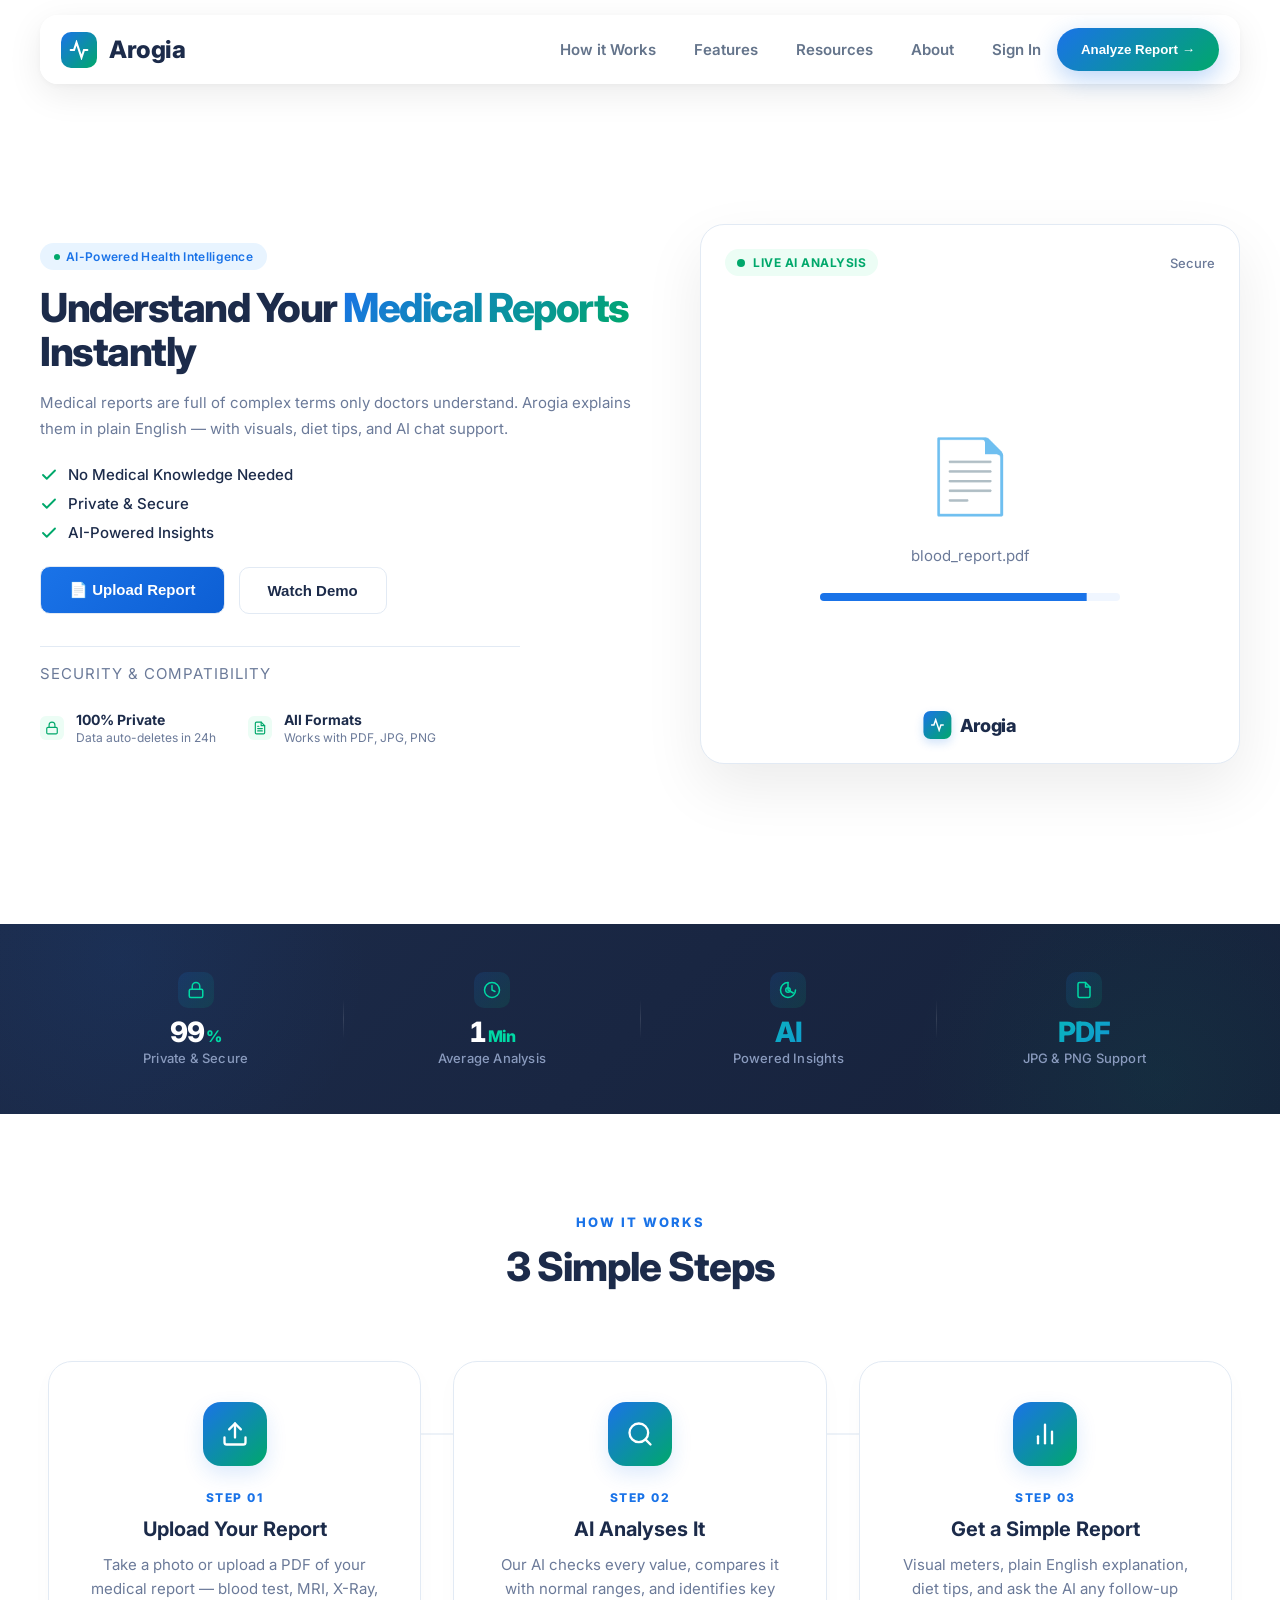
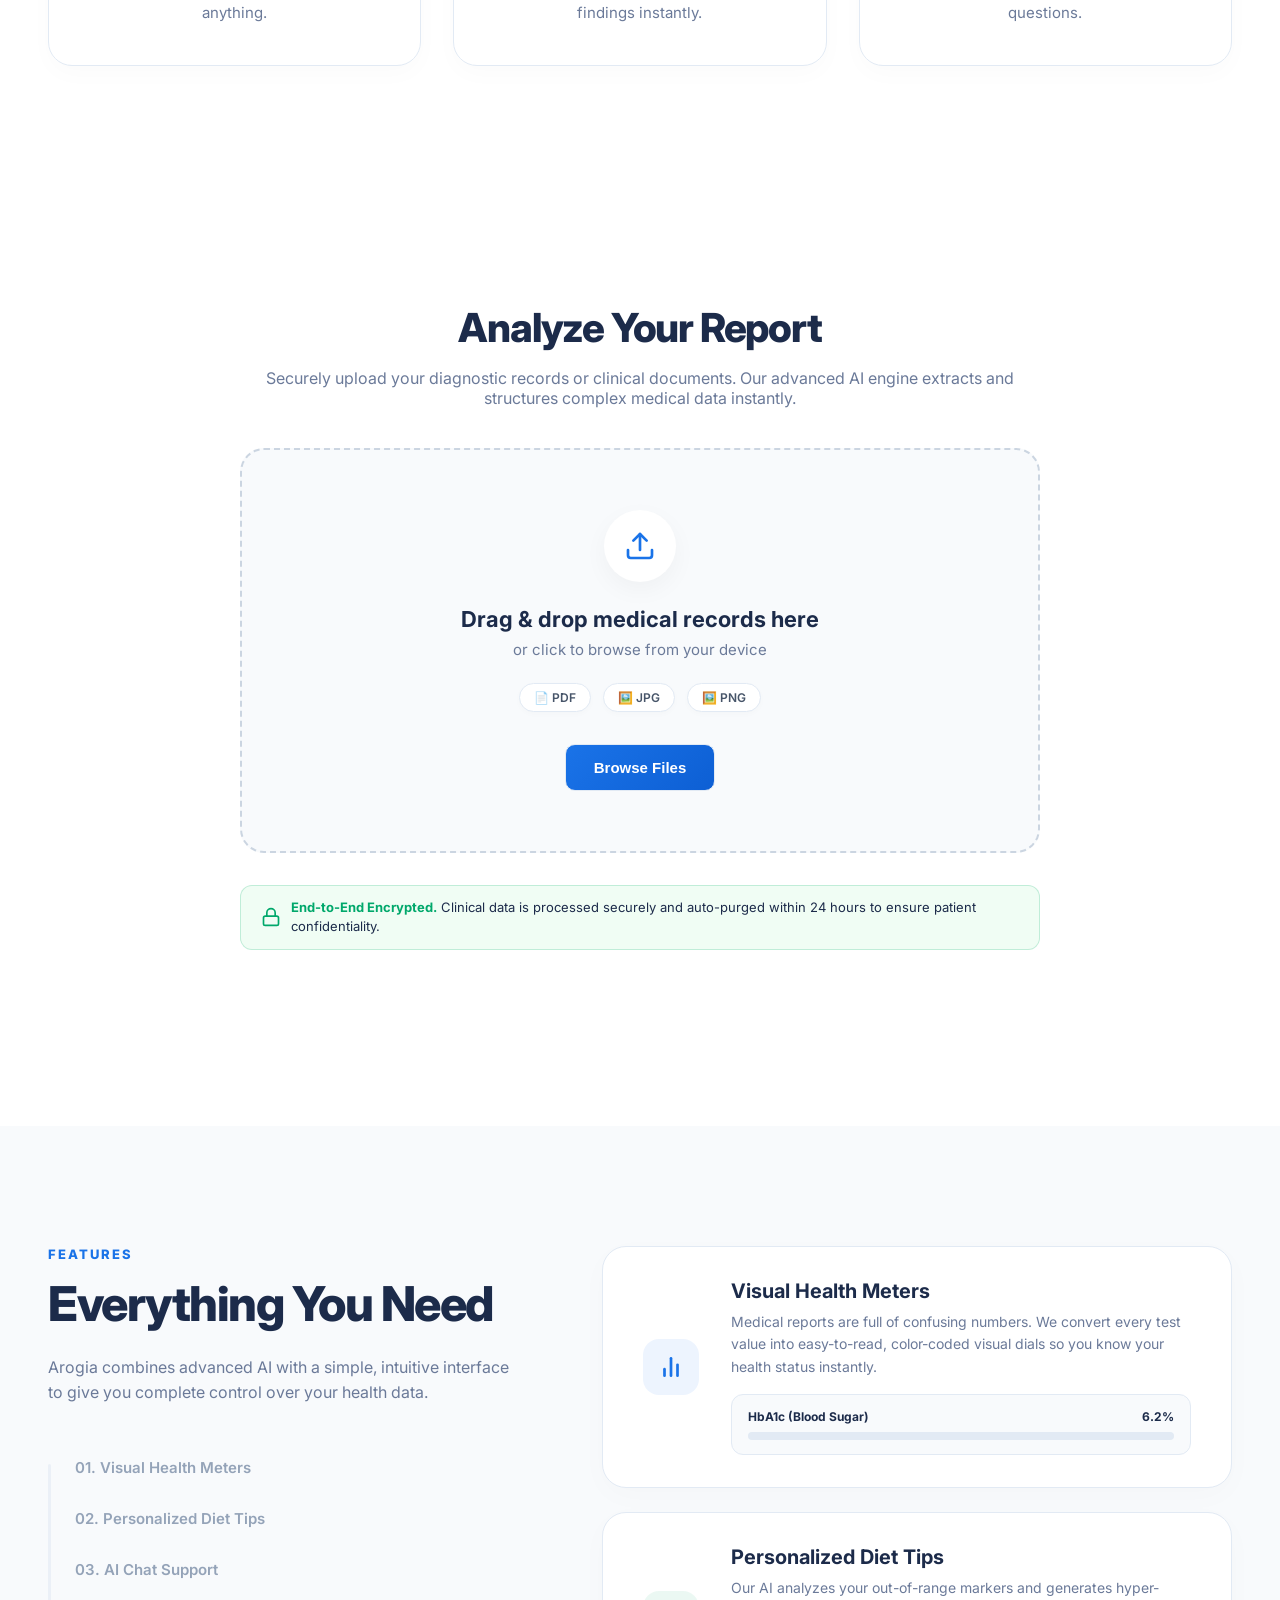
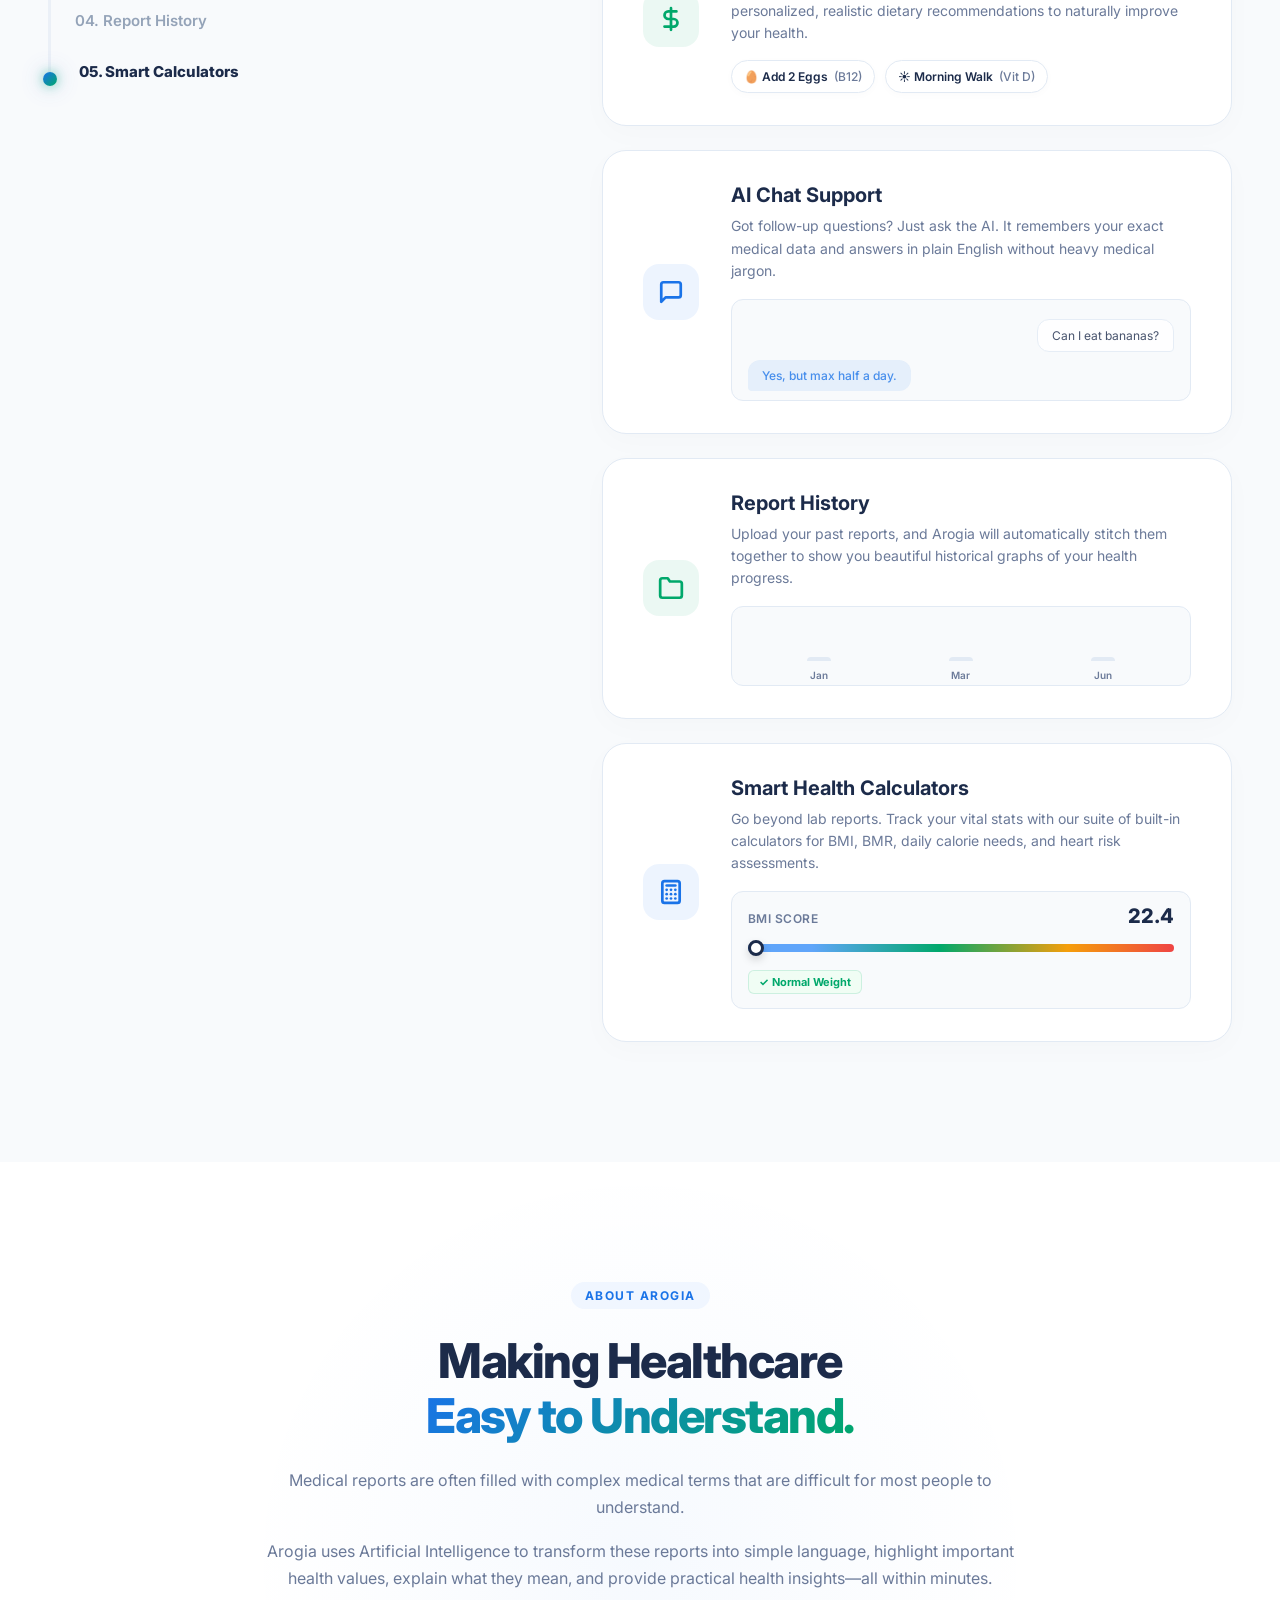
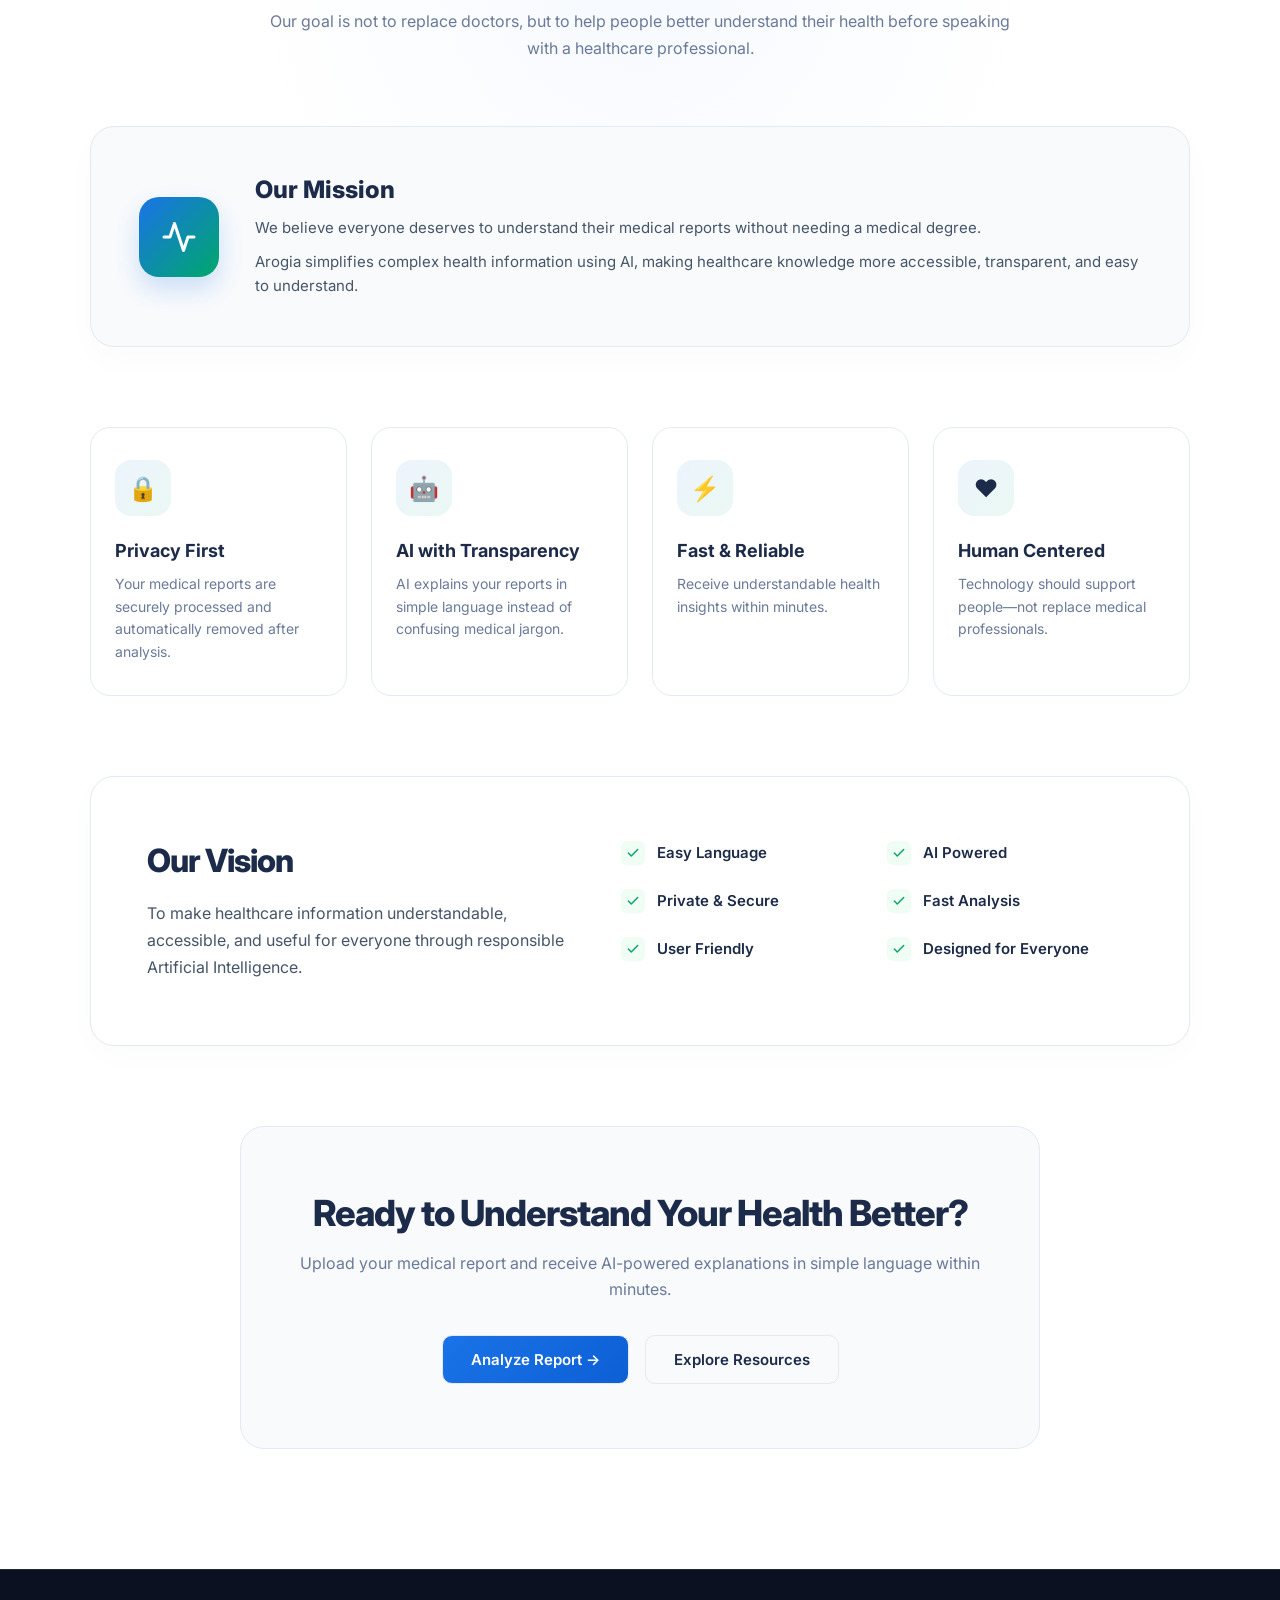
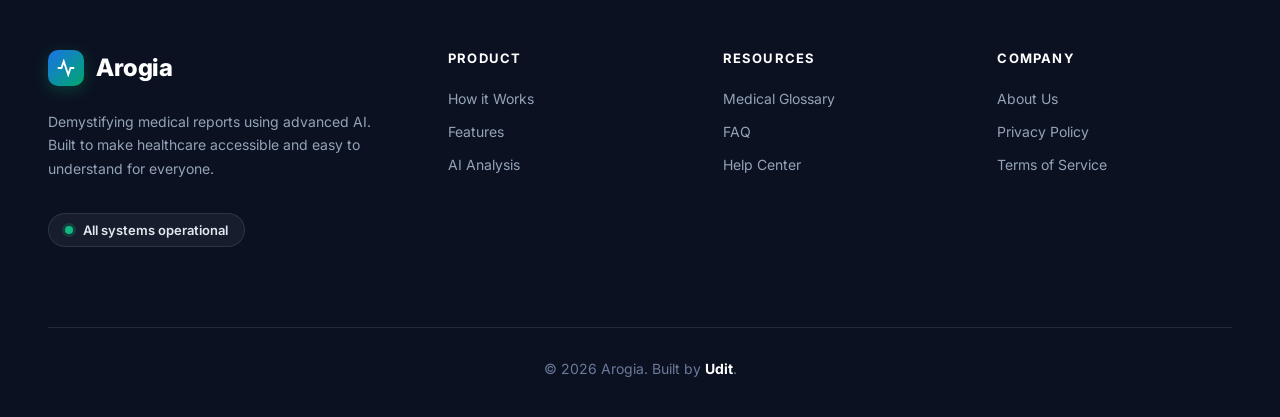
<file: index.html>
<!DOCTYPE html>
<html lang="en">
<head>
  <meta charset="UTF-8">
  <meta name="viewport" content="width=device-width, initial-scale=1.0">
  <title>Arogia — Understand Your Health</title>
  <link href="https://fonts.googleapis.com/css2?family=Inter:wght@300;400;500;600;700;800&display=swap" rel="stylesheet">
  <link rel="stylesheet" href="style.css">
</head>
<body>

  <!-- NAVBAR -->
  <nav>
    <div class="logo">
      <div class="logo-icon">
        <svg viewBox="0 0 24 24" fill="none" stroke="white" stroke-width="2.5" stroke-linecap="round">
                <path d="M22 12h-4l-3 9L9 3l-3 9H2"/>
              </svg>
      </div>
      <span class="logo-text">Arogia</span>
    </div>
    <div class="nav-links">
     <a href="#how-it-works" >How it Works</a>
      <a href="#features">Features</a>
      <a href="resources.html">Resources</a>
      <a href="#about" >About</a>
      
      <div class="nav-actions">
   <a href="#" class="signin-btn">Sign In</a>
   <a href="#analyze" style="text-decoration: none;">
            <button class="nav-cta">Analyze Report →</button>
         </a>
      </div>
    </div>
    <!-- 1. Hamburger Icon -->
    
 <button class="hamburger" aria-label="Open menu">
    <svg xmlns="http://www.w3.org/2000/svg" width="26" height="26" viewBox="0 0 24 24" fill="none" stroke="currentColor" stroke-width="2" stroke-linecap="round">
      <line x1="3" y1="6" x2="21" y2="6"></line>
      <line x1="3" y1="12" x2="21" y2="12"></line>
      <line x1="3" y1="18" x2="21" y2="18"></line>
    </svg>
  </button>
</nav>


    
  

    <div class="menu-overlay"></div>

<div class="mobile-menu">
    <div class="close-menu">
        ✕
    </div>

    <div class="mobile-logo">
        <h2>Arogia</h2>
        <p>AI-Powered Health Intelligence</p>
    </div>

    <div class="mobile-nav-links">

        <a class="mobile-link" href="#how-it-works">How it Works</a>

        <a class="mobile-link" href="#features">Features</a>

        <a class="mobile-link" href="resources.html">Resources</a>

        <a class="mobile-link" href="#about">About</a>

    </div>

    <div class="mobile-bottom">

        <a href="#analyze" style="text-decoration: none;">
            <button class="mobile-link";>Analyze Report →</button>
         </a>

        <div class="mobile-note">
            🔒 PDF • JPG • PNG • Secure Upload
        </div>

   

</div>
  </div>

  <!-- HERO -->
<div class="hero">
    
    <div class="hero-content">
      <div class="hero-badge">AI-Powered Health Intelligence</div>
      <h1>Understand Your <span>Medical Reports</span> Instantly</h1>
      <p>Medical reports are full of complex terms only doctors understand. Arogia explains them in plain English — with visuals, diet tips, and AI chat support.</p>
        
      <div class="trust-points">
        <div class="trust-item">
          <svg viewBox="0 0 24 24" fill="none" stroke="currentColor" stroke-width="2.5" stroke-linecap="round" stroke-linejoin="round"><polyline points="20 6 9 17 4 12"></polyline></svg>
          No Medical Knowledge Needed
        </div>
        <div class="trust-item">
          <svg viewBox="0 0 24 24" fill="none" stroke="currentColor" stroke-width="2.5" stroke-linecap="round" stroke-linejoin="round"><polyline points="20 6 9 17 4 12"></polyline></svg>
          Private & Secure
        </div>
        <div class="trust-item">
          <svg viewBox="0 0 24 24" fill="none" stroke="currentColor" stroke-width="2.5" stroke-linecap="round" stroke-linejoin="round"><polyline points="20 6 9 17 4 12"></polyline></svg>
          AI-Powered Insights
        </div>
      </div>

      <div class="hero-btns">
        <button class="btn-primary" id="heroUploadBtn">📄 Upload Report</button>
        <button class="btn-secondary" id="demoBtn">Watch Demo</button>
      </div>
          <div class="hero-real-trust">
        <p class="real-trust-title">Security & Compatibility</p>
        <div class="real-trust-grid">
          <div class="real-trust-item">
            <svg viewBox="0 0 24 24" fill="none" stroke="currentColor" stroke-width="2" stroke-linecap="round" stroke-linejoin="round"><rect x="3" y="11" width="18" height="11" rx="2" ry="2"></rect><path d="M7 11V7a5 5 0 0 1 10 0v4"></path></svg>
            <div class="trust-text">
              <strong>100% Private</strong>
              <span>Data auto-deletes in 24h</span>
            </div>
          </div>
          <div class="real-trust-item">
            <svg viewBox="0 0 24 24" fill="none" stroke="currentColor" stroke-width="2" stroke-linecap="round" stroke-linejoin="round"><path d="M14 2H6a2 2 0 0 0-2 2v16a2 2 0 0 0 2 2h12a2 2 0 0 0 2-2V8z"></path><polyline points="14 2 14 8 20 8"></polyline><line x1="16" y1="13" x2="8" y2="13"></line><line x1="16" y1="17" x2="8" y2="17"></line><polyline points="10 9 9 9 8 9"></polyline></svg>
            <div class="trust-text">
              <strong>All Formats</strong>
              <span>Works with PDF, JPG, PNG</span>
            </div>
          </div>
        </div>
      </div>
    </div>

    <!-- Right Column: Visual -->
<div style="width: 100%; max-width: 680px; margin: 0 auto;">
      <div class="premium-widget horizontal-layout">

        <div class="widget-header">
          <span class="live-badge">
            <span class="pulse-dot"></span> Live AI analysis
          </span>
          <span class="secure-badge">Secure</span>
        </div>

        <div id="stageUpload" class="stage centered-stage active">
          <div id="floatingFile" class="floating-file">📄</div>
          <div id="uploadDetails" class="upload-details">
            <p class="file-name">blood_report.pdf</p>
            <div class="progress-track">
              <div id="uploadBar" class="progress-fill"></div>
            </div>
          </div>
        </div>

        <div id="stageScan" class="stage centered-stage">
          <div class="scan-spinner"></div>
          <p id="scanLabel" class="scan-title">Extracting values...</p>
          <p class="scan-subtitle">AI reading your medical report</p>
        </div>

        <div id="stageResult" class="stage result-stage">
          
          <div class="score-section">
            <div class="svg-ring-container">
              <svg viewBox="0 0 36 36" class="circular-chart">
                <path class="circle-bg" d="M18 2.0845 a 15.9155 15.9155 0 0 1 0 31.831 a 15.9155 15.9155 0 0 1 0 -31.831"/>
                <path id="scoreRing" class="circle-line" d="M18 2.0845 a 15.9155 15.9155 0 0 1 0 31.831 a 15.9155 15.9155 0 0 1 0 -31.831"/>
              </svg>
              <div class="score-value-text"><span id="scoreNum">0</span><small>/100</small></div>
            </div>
            <h3>Health Score</h3>
            <p class="score-desc">Good, but needs attention</p>
          </div>

          <div class="data-section">
            <div class="metrics-container">
              <div class="metricRow good">
                <span class="m-label"><span class="dot green"></span> Hemoglobin</span>
                <span class="m-val">✓ Normal</span>
              </div>
              <div class="metricRow good">
                <span class="m-label"><span class="dot green"></span> Blood sugar</span>
                <span class="m-val">✓ Normal</span>
              </div>
              <div class="metricRow warning">
                <span class="m-label"><span class="dot yellow"></span> Vitamin D</span>
                <span class="m-val">⚠ Low</span>
              </div>
            </div>

            <div class="trend-section">
              <p class="trend-label">Vitamin D trend (last 4 tests)</p>
              <svg viewBox="0 0 380 60" class="trend-svg">
                <polyline id="trendLine" points="" />
                <g id="trendDots"></g>
              </svg>
            </div>

            <div id="insightBox" class="insight-box">
              <p class="insight-title">✨ AI Insight</p>
              <p class="insight-text">Add eggs, mushrooms and 15 mins of morning sunlight to raise your vitamin D naturally.</p>
            </div>
          </div>

        </div>

        <div id="arogiaLogo" class="arogia-logo show">
          <div class="logo-icon-small">
            <svg viewBox="0 0 24 24" fill="none" stroke="white" stroke-width="2.5" stroke-linecap="round">
              <path d="M22 12h-4l-3 9L9 3l-3 9H2"/>
            </svg>
          </div>
          <span>Arogia</span>
        </div>

      </div>
    </div>

</div>

<br>




<br>


  <!-- STATS -->
   <!-- STATS -->
  <div class="stats">
    <div class="stats-inner">

      <div class="stat">
        <div class="stat-icon">
          <svg viewBox="0 0 24 24" fill="none" stroke="currentColor" stroke-width="2" stroke-linecap="round" stroke-linejoin="round"><rect x="3" y="11" width="18" height="11" rx="2" ry="2"></rect><path d="M7 11V7a5 5 0 0 1 10 0v4"></path></svg>
        </div>
        <div class="stat-num" data-target="100" data-suffix="%">0<span>%</span></div>
        <div class="stat-label">Private & Secure</div>
      </div>

      <div class="stat-divider"></div>

      <div class="stat">
        <div class="stat-icon">
          <svg viewBox="0 0 24 24" fill="none" stroke="currentColor" stroke-width="2" stroke-linecap="round" stroke-linejoin="round"><circle cx="12" cy="12" r="10"></circle><polyline points="12 6 12 12 16 14"></polyline></svg>
        </div>
        <div class="stat-num" data-target="2" data-suffix="Min">0<span>Min</span></div>
        <div class="stat-label">Average Analysis</div>
      </div>

      <div class="stat-divider"></div>

      <div class="stat">
        <div class="stat-icon">
          <svg viewBox="0 0 24 24" fill="none" stroke="currentColor" stroke-width="2" stroke-linecap="round" stroke-linejoin="round"><path d="M12 2a10 10 0 1 0 10 10"></path><path d="M12 2v10l7 4"></path><circle cx="12" cy="12" r="3"></circle></svg>
        </div>
        <div class="stat-num stat-text-only">AI</div>
        <div class="stat-label">Powered Insights</div>
      </div>

      <div class="stat-divider"></div>

      <div class="stat">
        <div class="stat-icon">
          <svg viewBox="0 0 24 24" fill="none" stroke="currentColor" stroke-width="2" stroke-linecap="round" stroke-linejoin="round"><path d="M14 2H6a2 2 0 0 0-2 2v16a2 2 0 0 0 2 2h12a2 2 0 0 0 2-2V8z"></path><polyline points="14 2 14 8 20 8"></polyline></svg>
        </div>
        <div class="stat-num stat-text-only">PDF</div>
        <div class="stat-label">JPG & PNG Support</div>
      </div>

    </div>
  </div>


  <!-- HOW IT WORKS -->
 <!-- HOW IT WORKS -->
  <div class="how" id="how-it-works">
    <div class="section-label">How It Works</div>
    <div class="section-title">3 Simple Steps</div>

    <div class="steps-horizontal">

      <!-- Step 1 -->
      <div class="step-v step-card">
        <div class="step-icon-new">
          <svg viewBox="0 0 24 24" fill="none" stroke="currentColor" stroke-width="2" stroke-linecap="round" stroke-linejoin="round">
            <path d="M21 15v4a2 2 0 01-2 2H5a2 2 0 01-2-2v-4"/>
            <polyline points="17 8 12 3 7 8"/>
            <line x1="12" y1="3" x2="12" y2="15"/>
          </svg>
        </div>
        <div class="step-v-content">
          <div class="step-num-new">Step 01</div>
          <h3>Upload Your Report</h3>
          <p>Take a photo or upload a PDF of your medical report — blood test, MRI, X-Ray, anything.</p>
        </div>
      </div>

      <!-- Step 2 -->
      <div class="step-v step-card">
        <div class="step-icon-new">
          <svg viewBox="0 0 24 24" fill="none" stroke="currentColor" stroke-width="2" stroke-linecap="round" stroke-linejoin="round">
            <circle cx="11" cy="11" r="8"/>
            <line x1="21" y1="21" x2="16.65" y2="16.65"/>
          </svg>
        </div>
        <div class="step-v-content">
          <div class="step-num-new">Step 02</div>
          <h3>AI Analyses It</h3>
          <p>Our AI checks every value, compares it with normal ranges, and identifies key findings instantly.</p>
        </div>
      </div>

      <!-- Step 3 -->
      <div class="step-v step-card">
        <div class="step-icon-new">
          <svg viewBox="0 0 24 24" fill="none" stroke="currentColor" stroke-width="2" stroke-linecap="round" stroke-linejoin="round">
            <line x1="18" y1="20" x2="18" y2="10"/>
            <line x1="12" y1="20" x2="12" y2="4"/>
            <line x1="6" y1="20" x2="6" y2="14"/>
          </svg>
        </div>
        <div class="step-v-content">
          <div class="step-num-new">Step 03</div>
          <h3>Get a Simple Report</h3>
          <p>Visual meters, plain English explanation, diet tips, and ask the AI any follow-up questions.</p>
        </div>
      </div>
    </div>
  </div>
 
<br>



<br>

<!-- UPLOAD / ANALYZE SECTION -->
  <div class="upload-section" id="analyze">
    <div class="upload-container">
      
      <div class="upload-header">
        <h2>Analyze Your Report</h2>
        <p>Securely upload your diagnostic records or clinical documents. Our advanced AI engine extracts and structures complex medical data instantly.</p>
      </div>
      
      <!-- Interactive Drag & Drop Box -->
      <div class="dropzone" id="dropzone">
        <div class="drop-icon">
          <svg viewBox="0 0 24 24" fill="none" stroke="currentColor" stroke-width="2" stroke-linecap="round" stroke-linejoin="round">
            <path d="M21 15v4a2 2 0 0 1-2 2H5a2 2 0 0 1-2-2v-4"></path>
            <polyline points="17 8 12 3 7 8"></polyline>
            <line x1="12" y1="3" x2="12" y2="15"></line>
          </svg>
        </div>
        
        <h3>Drag & drop medical records here</h3>
        <p class="drop-desc">or click to browse from your device</p>
        
        <div class="file-types">
          <span>📄 PDF</span>
          <span>🖼️ JPG</span>
          <span>🖼️ PNG</span>
        </div>
        
        <button class="btn-primary browse-btn" id="browseBtn">Browse Files</button>
        <input type="file" id="fileInput" hidden accept=".pdf,.jpg,.jpeg,.png">
      </div>
      
      <!-- Professional Trust Badge -->
      <div class="upload-trust">
        <svg viewBox="0 0 24 24" fill="none" stroke="currentColor" stroke-width="2" stroke-linecap="round" stroke-linejoin="round">
          <rect x="3" y="11" width="18" height="11" rx="2" ry="2"></rect>
          <path d="M7 11V7a5 5 0 0 1 10 0v4"></path>
        </svg>
        <span><strong>End-to-End Encrypted.</strong> Clinical data is processed securely and auto-purged within 24 hours to ensure patient confidentiality.</span>
      </div>

    </div>
  </div>

<br>




<br>

  <!-- FEATURES -->
  <div class="features" id="features">
    <div class="features-sticky-wrapper">
      
    <!-- Left Side - Sticky Area (Orb Tracker) -->
      <div class="features-sticky-left">
        <div class="section-label">Features</div>
        <h2 class="section-title">Everything You Need</h2>
        <p class="section-desc">Arogia combines advanced AI with a simple, intuitive interface to give you complete control over your health data.</p>
        
        <!-- Zen Orb Tracker Widget -->
        <div class="orb-tracker-widget">
          
          <!-- The Track & The Orb -->
          <div class="tracker-line">
            <div class="zen-orb" id="zenOrb"></div>
          </div>
          
          <!-- The Steps -->
          <div class="tracker-steps">
            <div class="t-step active">01. Visual Health Meters</div>
            <div class="t-step">02. Personalized Diet Tips</div>
            <div class="t-step">03. AI Chat Support</div>
            <div class="t-step">04. Report History</div>
            <div class="t-step">05. Smart Calculators</div>
          </div>

        </div>
      </div>

      <div class="features-sticky-right">
        
        <!-- Feature 1 -->
        <div class="feat-scroll-card">
          <div class="feat-card-inner">
            <div class="feat-icon-wrapper blue-glow">
              <svg viewBox="0 0 24 24" fill="none" stroke="currentColor" stroke-width="2.5" stroke-linecap="round" stroke-linejoin="round">
                <line x1="18" y1="20" x2="18" y2="10"></line>
                <line x1="12" y1="20" x2="12" y2="4"></line>
                <line x1="6" y1="20" x2="6" y2="14"></line>
              </svg>
            </div>
            <div class="feat-card-text">
              <h4>Visual Health Meters</h4>
              <p>Medical reports are full of confusing numbers. We convert every test value into easy-to-read, color-coded visual dials so you know your health status instantly.</p>
              
              <!-- Micro-UI: Interactive Meter -->
              <div class="micro-ui-box">
                <div class="micro-meter-header"><span>HbA1c (Blood Sugar)</span><span>6.2%</span></div>
                <div class="micro-meter-track">
                  <div class="micro-meter-fill warning"></div>
                </div>
              </div>
            </div>
          </div>
        </div>

        <!-- Feature 2 -->
        <div class="feat-scroll-card">
          <div class="feat-card-inner">
            <div class="feat-icon-wrapper green-glow">
              <svg viewBox="0 0 24 24" fill="none" stroke="currentColor" stroke-width="2.5" stroke-linecap="round" stroke-linejoin="round">
                <path d="M12 2v20M17 5H9.5a3.5 3.5 0 0 0 0 7h5a3.5 3.5 0 0 1 0 7H6"></path>
              </svg>
            </div>
            
            <div class="feat-card-text">
              <h4>Personalized Diet Tips</h4>
              <p>Our AI analyzes your out-of-range markers and generates hyper-personalized, realistic dietary recommendations to naturally improve your health.</p>
              
              <!-- Micro-UI: Diet Pills -->
              <div class="micro-ui-box pills-box">
                <span class="micro-pill">🥚 Add 2 Eggs <span>(B12)</span></span>
                <span class="micro-pill">☀️ Morning Walk <span>(Vit D)</span></span>
              </div>
            </div>
          </div>
        </div>

        <!-- Feature 3 -->
        <div class="feat-scroll-card">
          <div class="feat-card-inner">
            <div class="feat-icon-wrapper blue-glow">
              <svg viewBox="0 0 24 24" fill="none" stroke="currentColor" stroke-width="2.5" stroke-linecap="round" stroke-linejoin="round">
                <path d="M21 15a2 2 0 0 1-2 2H7l-4 4V5a2 2 0 0 1 2-2h14a2 2 0 0 1 2 2z"></path>
              </svg>
            </div>
            
            <div class="feat-card-text">
              <h4>AI Chat Support</h4>
              <p>Got follow-up questions? Just ask the AI. It remembers your exact medical data and answers in plain English without heavy medical jargon.</p>
              
              <!-- Micro-UI: Chat Bubbles -->
              <div class="micro-ui-box chat-box">
                <div class="micro-bubble user">Can I eat bananas?</div>
                <div class="micro-bubble ai">Yes, but max half a day.</div>
              </div>
            </div>
          </div>
        </div>

        <!-- Feature 4 -->
        <div class="feat-scroll-card">
          <div class="feat-card-inner">
            <div class="feat-icon-wrapper green-glow">
              <svg viewBox="0 0 24 24" fill="none" stroke="currentColor" stroke-width="2.5" stroke-linecap="round" stroke-linejoin="round">
                <path d="M22 19a2 2 0 0 1-2 2H4a2 2 0 0 1-2-2V5a2 2 0 0 1 2-2h5l2 3h9a2 2 0 0 1 2 2z"></path>
              </svg>
            </div>
            
            <div class="feat-card-text">
              <h4>Report History</h4>
              <p>Upload your past reports, and Arogia will automatically stitch them together to show you beautiful historical graphs of your health progress.</p>
              
              <!-- Micro-UI: Trend Graph -->
              <div class="micro-ui-box graph-box">
                <div class="micro-bar" style="--target-height: 80%;"><span>Jan</span></div>
                <div class="micro-bar" style="--target-height: 50%;"><span>Mar</span></div>
                <div class="micro-bar good" style="--target-height: 30%;"><span>Jun</span></div>
              </div>
            </div>
          </div>
        </div>
        <!-- Feature 5: Health Calculators -->
        <div class="feat-scroll-card">
          <div class="feat-card-inner">
            <div class="feat-icon-wrapper blue-glow">
              <!-- Beautiful sleek calculator icon -->
              <svg viewBox="0 0 24 24" fill="none" stroke="currentColor" stroke-width="2.5" stroke-linecap="round" stroke-linejoin="round">
                <rect x="4" y="2" width="16" height="20" rx="2" ry="2"></rect>
                <line x1="8" y1="6" x2="16" y2="6"></line>
                <line x1="16" y1="14" x2="16" y2="14.01"></line>
                <line x1="12" y1="14" x2="12" y2="14.01"></line>
                <line x1="8" y1="14" x2="8" y2="14.01"></line>
                <line x1="16" y1="18" x2="16" y2="18.01"></line>
                <line x1="12" y1="18" x2="12" y2="18.01"></line>
                <line x1="8" y1="18" x2="8" y2="18.01"></line>
                <line x1="16" y1="10" x2="16" y2="10.01"></line>
                <line x1="12" y1="10" x2="12" y2="10.01"></line>
                <line x1="8" y1="10" x2="8" y2="10.01"></line>
              </svg>
            </div>
            
            <div class="feat-card-text">
              <h4>Smart Health Calculators</h4>
              <p>Go beyond lab reports. Track your vital stats with our suite of built-in calculators for BMI, BMR, daily calorie needs, and heart risk assessments.</p>
              
              <!-- Micro-UI: Interactive BMI Scale -->
              <div class="micro-ui-box calc-box">
                <div class="calc-top">
                  <span class="calc-label">BMI Score</span>
                  <span class="calc-val">22.4</span>
                </div>
                <div class="calc-scale">
                  <div class="calc-marker" style="--target-left: 45%;"></div>
                </div>
                <div class="calc-status">✓ Normal Weight</div>
              </div>
            </div>
          </div>
        </div>

      </div>
    </div>
  </div>

<!-- =========================================
       PREMIUM ABOUT AROGIA SECTION
  ========================================= -->
  <section class="premium-about" id="about">
    <div class="premium-about-inner">

      <!-- 1 & 2. Header Area -->
      <div class="about-header reveal-up">
        <div class="about-badge">ABOUT AROGIA</div>
        <h2 class="about-title">Making Healthcare <br><span>Easy to Understand.</span></h2>
        
        <!-- 3. Short Introduction -->
        <div class="about-intro">
          <p>Medical reports are often filled with complex medical terms that are difficult for most people to understand.</p>
          <p>Arogia uses Artificial Intelligence to transform these reports into simple language, highlight important health values, explain what they mean, and provide practical health insights—all within minutes.</p>
          <p>Our goal is not to replace doctors, but to help people better understand their health before speaking with a healthcare professional.</p>
        </div>
      </div>

      <!-- 4. Our Mission -->
      <div class="about-mission reveal-up">
        <div class="mission-icon-wrapper">
          <svg viewBox="0 0 24 24" fill="none" stroke="currentColor" stroke-width="2" stroke-linecap="round" stroke-linejoin="round">
            <path d="M22 12h-4l-3 9L9 3l-3 9H2"/>
          </svg>
        </div>
        <div class="mission-content">
          <h3>Our Mission</h3>
          <p>We believe everyone deserves to understand their medical reports without needing a medical degree.</p>
          <p>Arogia simplifies complex health information using AI, making healthcare knowledge more accessible, transparent, and easy to understand.</p>
        </div>
      </div>

      <!-- 5. Our Core Values -->
      <div class="about-values-grid">
        <!-- Card 1 -->
        <div class="value-card reveal-up stagger-1">
          <div class="value-border"></div>
          <div class="value-icon">🔒</div>
          <h4>Privacy First</h4>
          <p>Your medical reports are securely processed and automatically removed after analysis.</p>
        </div>
        <!-- Card 2 -->
        <div class="value-card reveal-up stagger-2">
          <div class="value-border"></div>
          <div class="value-icon">🤖</div>
          <h4>AI with Transparency</h4>
          <p>AI explains your reports in simple language instead of confusing medical jargon.</p>
        </div>
        <!-- Card 3 -->
        <div class="value-card reveal-up stagger-3">
          <div class="value-border"></div>
          <div class="value-icon">⚡</div>
          <h4>Fast & Reliable</h4>
          <p>Receive understandable health insights within minutes.</p>
        </div>
        <!-- Card 4 -->
        <div class="value-card reveal-up stagger-4">
          <div class="value-border"></div>
          <div class="value-icon">❤️</div>
          <h4>Human Centered</h4>
          <p>Technology should support people—not replace medical professionals.</p>
        </div>
      </div>

      <!-- 6 & 7. Vision & Checklist Split -->
      <div class="about-vision-split reveal-up">
        <div class="vision-left">
          <h3>Our Vision</h3>
          <p>To make healthcare information understandable, accessible, and useful for everyone through responsible Artificial Intelligence.</p>
        </div>
        <div class="vision-right">
          <ul class="premium-checklist">
            <li><svg viewBox="0 0 24 24" fill="none" stroke="currentColor" stroke-width="2.5" stroke-linecap="round" stroke-linejoin="round"><polyline points="20 6 9 17 4 12"></polyline></svg> Easy Language</li>
            <li><svg viewBox="0 0 24 24" fill="none" stroke="currentColor" stroke-width="2.5" stroke-linecap="round" stroke-linejoin="round"><polyline points="20 6 9 17 4 12"></polyline></svg> AI Powered</li>
            <li><svg viewBox="0 0 24 24" fill="none" stroke="currentColor" stroke-width="2.5" stroke-linecap="round" stroke-linejoin="round"><polyline points="20 6 9 17 4 12"></polyline></svg> Private & Secure</li>
            <li><svg viewBox="0 0 24 24" fill="none" stroke="currentColor" stroke-width="2.5" stroke-linecap="round" stroke-linejoin="round"><polyline points="20 6 9 17 4 12"></polyline></svg> Fast Analysis</li>
            <li><svg viewBox="0 0 24 24" fill="none" stroke="currentColor" stroke-width="2.5" stroke-linecap="round" stroke-linejoin="round"><polyline points="20 6 9 17 4 12"></polyline></svg> User Friendly</li>
            <li><svg viewBox="0 0 24 24" fill="none" stroke="currentColor" stroke-width="2.5" stroke-linecap="round" stroke-linejoin="round"><polyline points="20 6 9 17 4 12"></polyline></svg> Designed for Everyone</li>
          </ul>
        </div>
      </div>

      <!-- 8. Bottom CTA -->
      <div class="about-cta reveal-up">
        <h2>Ready to Understand Your Health Better?</h2>
        <p>Upload your medical report and receive AI-powered explanations in simple language within minutes.</p>
        <div class="about-cta-btns">
          <a href="#analyze" class="btn-primary" style="text-decoration: none;">Analyze Report →</a>
          <a href="resources.html" class="btn-secondary" style="text-decoration: none;">Explore Resources</a>
        </div>
      </div>

    </div>
  </section>

 
  <!-- =========================================
       PREMIUM DARK SAAS FOOTER
  ========================================= -->
  <footer class="dark-footer">
    <div class="df-inner">
      
      <!-- TOP GRID -->
      <div class="df-top">
        
        <!-- Brand Info -->
        <div class="df-brand">
          <div class="df-logo">
            <div class="df-logo-icon">
              <svg viewBox="0 0 24 24" fill="none" stroke="white" stroke-width="2.5" stroke-linecap="round">
                <path d="M22 12h-4l-3 9L9 3l-3 9H2"/>
              </svg>
            </div>
            <span class="df-logo-text">Arogia</span>
          </div>
          <p class="df-bio">Demystifying medical reports using advanced AI. Built to make healthcare accessible and easy to understand for everyone.</p>
          
          <div class="df-status">
            <span class="df-dot"></span> All systems operational
          </div>
        </div>

        <!-- Links Columns -->
        <div class="df-links">
          <div class="df-col">
            <h4>Product</h4>
            <a href="index.html#how-it-works">How it Works</a>
            <a href="index.html#features">Features</a>
            <a href="index.html#analyze">AI Analysis</a>
            
          </div>
          
          <div class="df-col">
            <h4>Resources</h4>
            <a href="resources.html#glossary">Medical Glossary</a>
            <a href="resources.html#faq">FAQ</a>
            <a href="mailto:support@arogia.com">Help Center</a>
          </div>

          <div class="df-col">
            <h4>Company</h4>
            <a href="index.html#about">About Us</a>
            <a href="privacy.html">Privacy Policy</a>
            <a href="terms.html">Terms of Service</a>
          </div>
        </div>
        
      </div>

      <!-- BOTTOM BAR (Copyright & Social) -->
      <div class="df-bottom">
        <p>© 2026 Arogia. Built by <a href="https://urgraphixden.netlify.app" target="_blank" class="df-creator">Udit</a>.</p>
      </div>
    </div>
  </footer>

  <script src="app.js"></script>
</body>
</html>
</file>
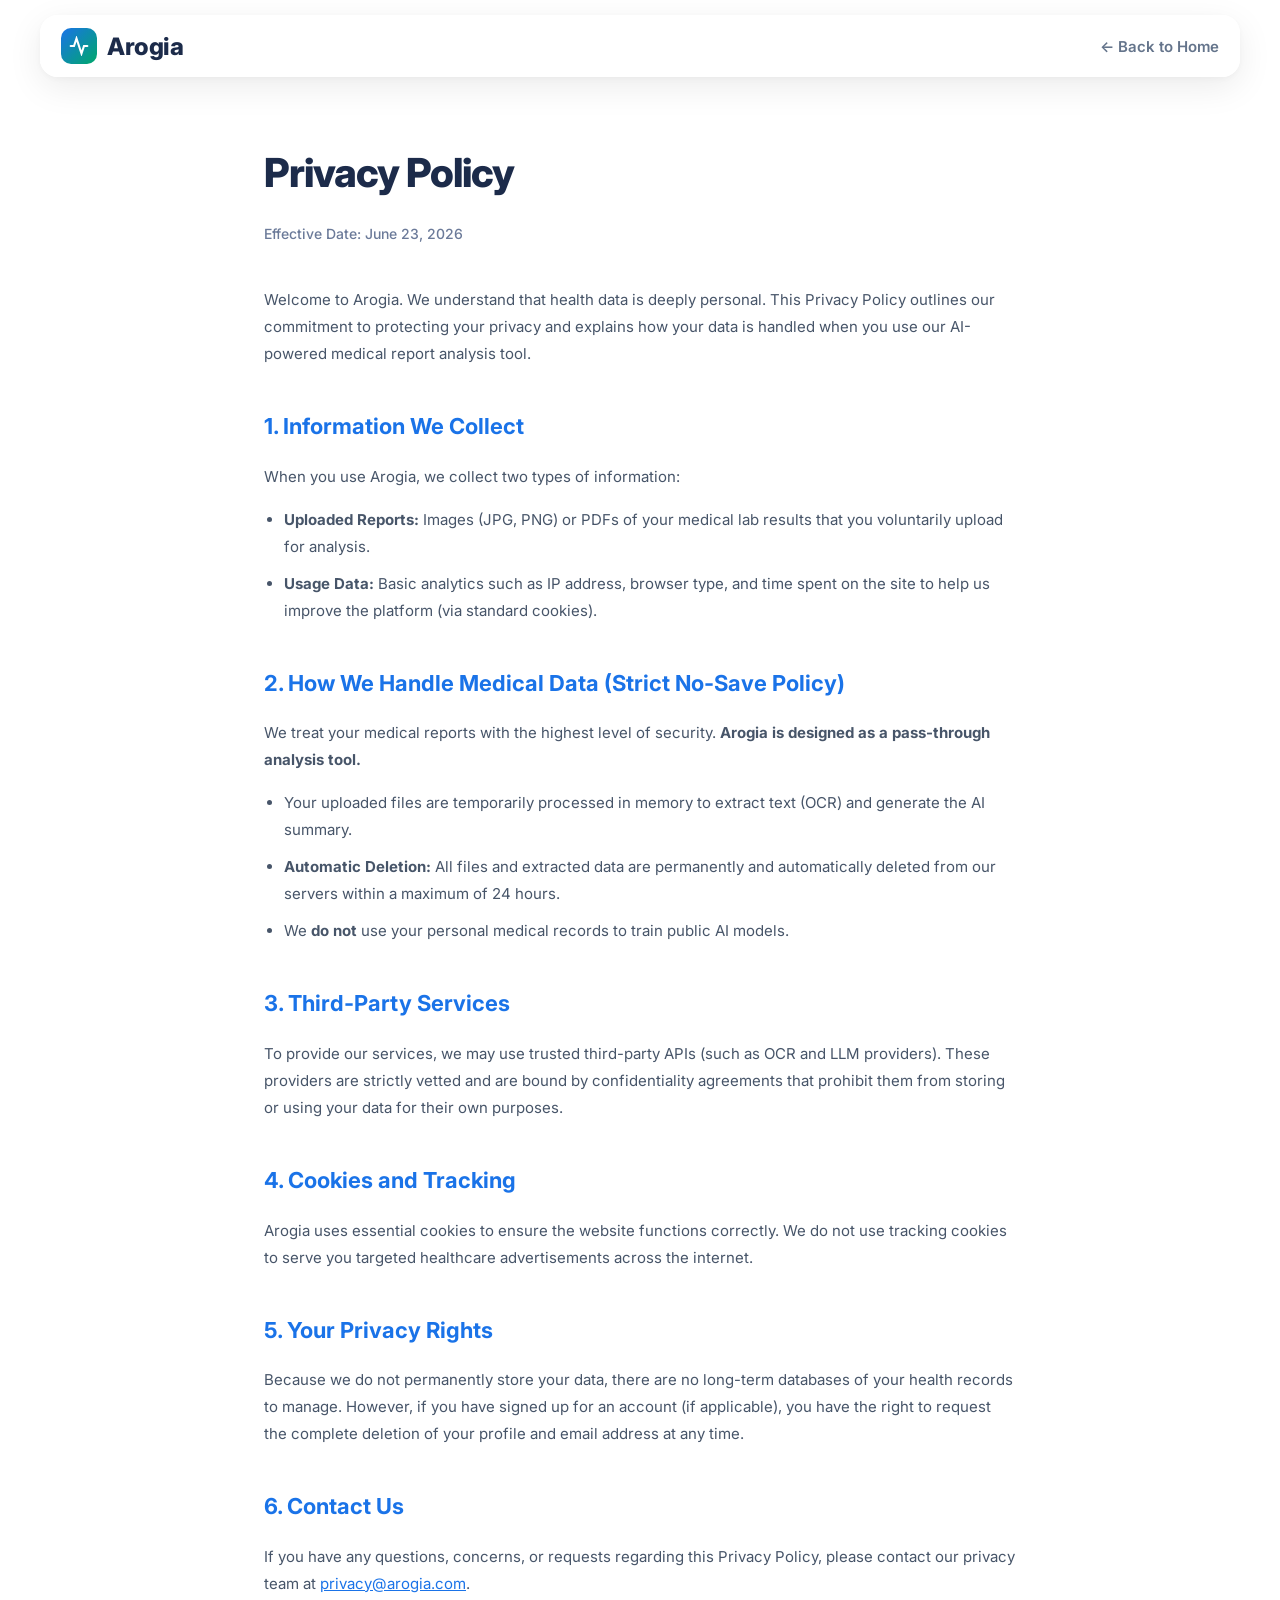
<file: privacy.html>
<!DOCTYPE html>
<html lang="en">
<head>
  <meta charset="UTF-8">
  <meta name="viewport" content="width=device-width, initial-scale=1.0">
  <title>Privacy Policy — Arogia</title>
  <link href="https://fonts.googleapis.com/css2?family=Inter:wght@300;400;500;600;700;800&display=swap" rel="stylesheet">
  <link rel="stylesheet" href="style.css">
</head>
<body>
  <!-- NAVBAR -->
  <nav>
    <div class="logo">
      <a href="index.html" style="display:flex; align-items:center; gap:10px;">
        <div class="logo-icon"><svg viewBox="0 0 24 24" fill="none" stroke="white" stroke-width="2.5" stroke-linecap="round"><path d="M22 12h-4l-3 9L9 3l-3 9H2"/></svg></div>
        <span class="logo-text">Arogia</span>
      </a>
    </div>
    <div class="nav-links"><a href="index.html">← Back to Home</a></div>
  </nav>

  <div class="legal-container">
    <h1>Privacy Policy</h1>
    <p class="update-date">Effective Date: June 23, 2026</p>

    <p>Welcome to Arogia. We understand that health data is deeply personal. This Privacy Policy outlines our commitment to protecting your privacy and explains how your data is handled when you use our AI-powered medical report analysis tool.</p>

    <h2>1. Information We Collect</h2>
    <p>When you use Arogia, we collect two types of information:</p>
    <ul>
      <li><strong>Uploaded Reports:</strong> Images (JPG, PNG) or PDFs of your medical lab results that you voluntarily upload for analysis.</li>
      <li><strong>Usage Data:</strong> Basic analytics such as IP address, browser type, and time spent on the site to help us improve the platform (via standard cookies).</li>
    </ul>

    <h2>2. How We Handle Medical Data (Strict No-Save Policy)</h2>
    <p>We treat your medical reports with the highest level of security. <strong>Arogia is designed as a pass-through analysis tool.</strong></p>
    <ul>
      <li>Your uploaded files are temporarily processed in memory to extract text (OCR) and generate the AI summary.</li>
      <li><strong>Automatic Deletion:</strong> All files and extracted data are permanently and automatically deleted from our servers within a maximum of 24 hours.</li>
      <li>We <strong>do not</strong> use your personal medical records to train public AI models.</li>
    </ul>

    <h2>3. Third-Party Services</h2>
    <p>To provide our services, we may use trusted third-party APIs (such as OCR and LLM providers). These providers are strictly vetted and are bound by confidentiality agreements that prohibit them from storing or using your data for their own purposes.</p>

    <h2>4. Cookies and Tracking</h2>
    <p>Arogia uses essential cookies to ensure the website functions correctly. We do not use tracking cookies to serve you targeted healthcare advertisements across the internet.</p>

    <h2>5. Your Privacy Rights</h2>
    <p>Because we do not permanently store your data, there are no long-term databases of your health records to manage. However, if you have signed up for an account (if applicable), you have the right to request the complete deletion of your profile and email address at any time.</p>

    <h2>6. Contact Us</h2>
    <p>If you have any questions, concerns, or requests regarding this Privacy Policy, please contact our privacy team at <a href="mailto:privacy@arogia.com" style="color: #1A73E8;">privacy@arogia.com</a>.</p>
  </div>
</body>
</html>
</file>
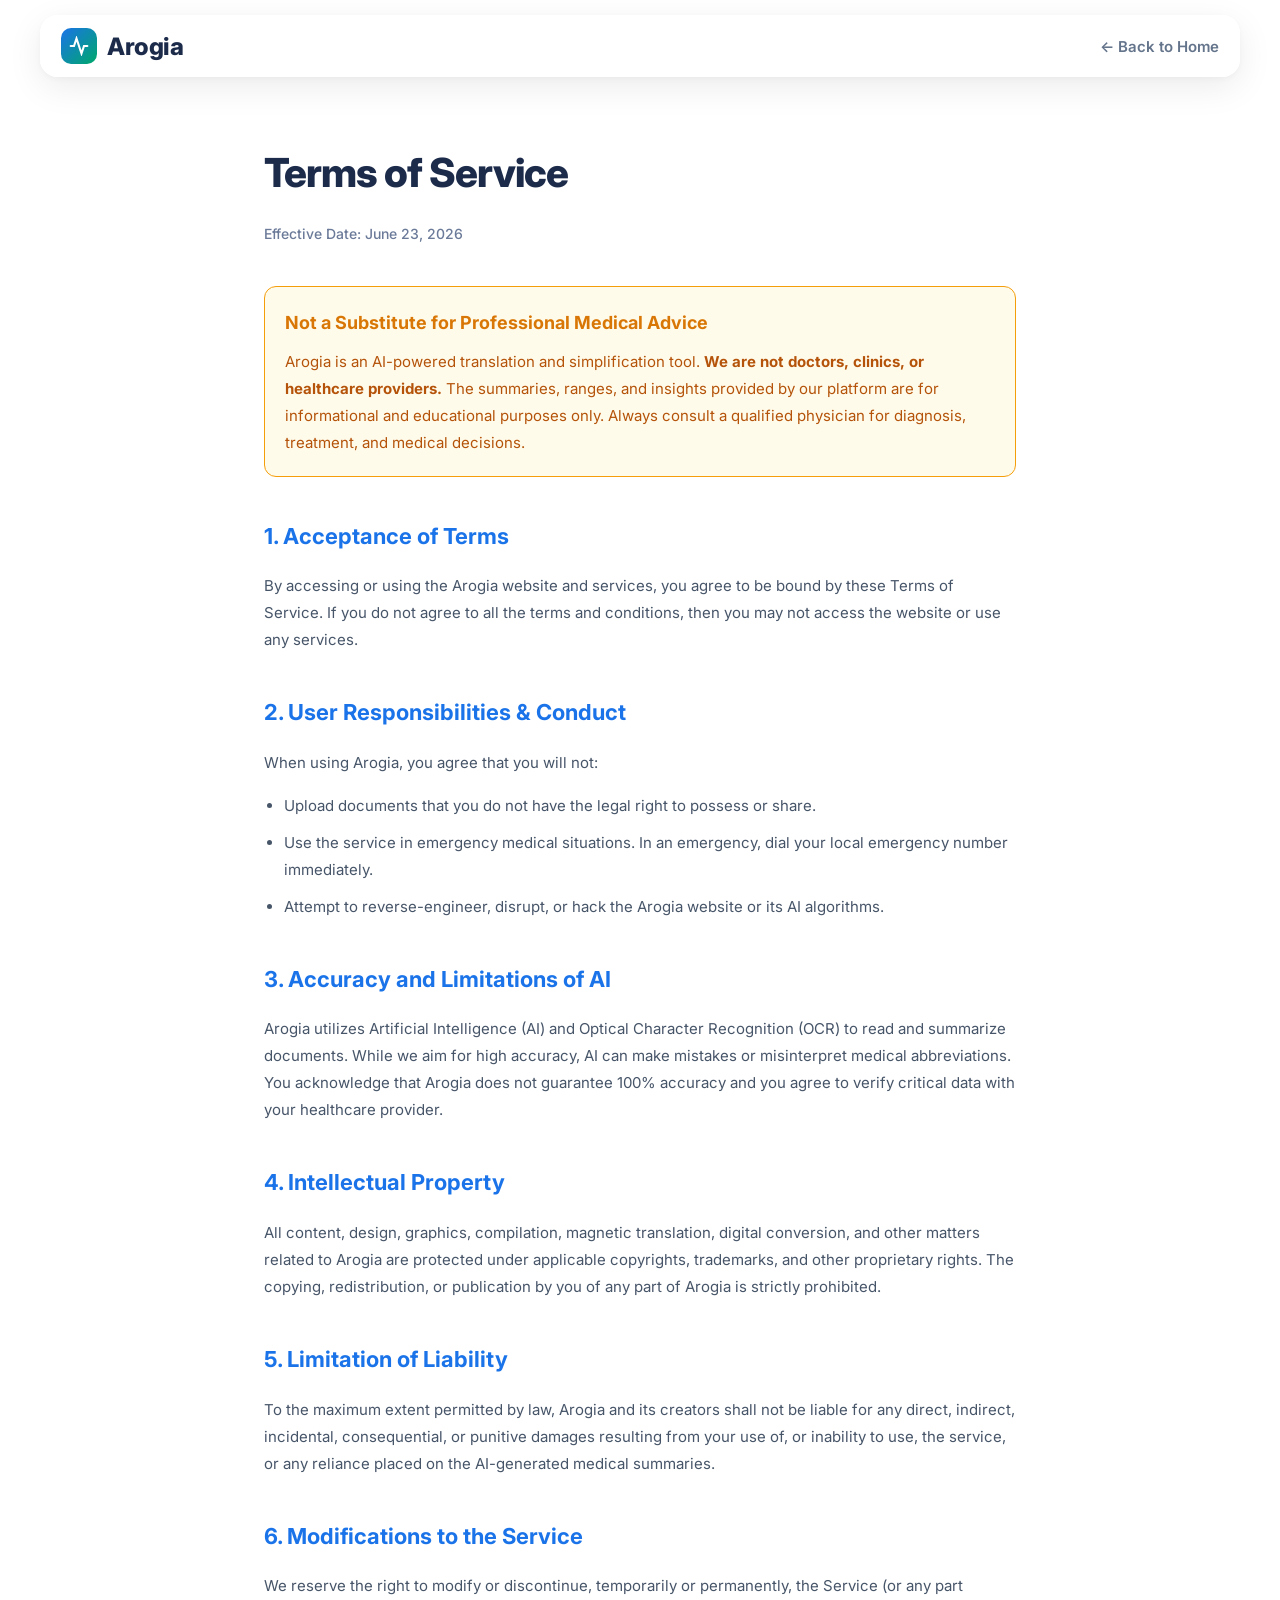
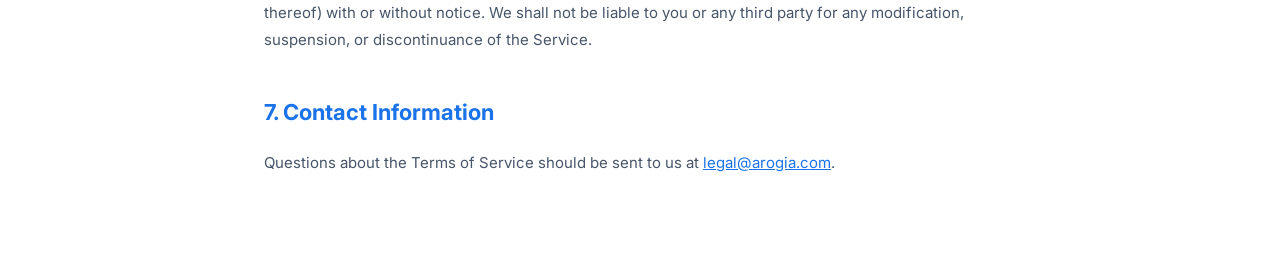
<file: terms.html>
<!DOCTYPE html>
<html lang="en">
<head>
  <meta charset="UTF-8">
  <meta name="viewport" content="width=device-width, initial-scale=1.0">
  <title>Terms of Service — Arogia</title>
  <link href="https://fonts.googleapis.com/css2?family=Inter:wght@300;400;500;600;700;800&display=swap" rel="stylesheet">
  <link rel="stylesheet" href="style.css">
</head>
<body>
  <!-- NAVBAR -->
  <nav>
    <div class="logo">
      <a href="index.html" style="display:flex; align-items:center; gap:10px;">
        <div class="logo-icon"><svg viewBox="0 0 24 24" fill="none" stroke="white" stroke-width="2.5" stroke-linecap="round"><path d="M22 12h-4l-3 9L9 3l-3 9H2"/></svg></div>
        <span class="logo-text">Arogia</span>
      </a>
    </div>
    <div class="nav-links"><a href="index.html">← Back to Home</a></div>
  </nav>

  <div class="legal-container">
    <h1>Terms of Service</h1>
    <p class="update-date">Effective Date: June 23, 2026</p>

    <div class="warning-box">
      <h3>Not a Substitute for Professional Medical Advice</h3>
      <p style="margin:0; color: #B45309;">Arogia is an AI-powered translation and simplification tool. <strong>We are not doctors, clinics, or healthcare providers.</strong> The summaries, ranges, and insights provided by our platform are for informational and educational purposes only. Always consult a qualified physician for diagnosis, treatment, and medical decisions.</p>
    </div>

    <h2>1. Acceptance of Terms</h2>
    <p>By accessing or using the Arogia website and services, you agree to be bound by these Terms of Service. If you do not agree to all the terms and conditions, then you may not access the website or use any services.</p>

    <h2>2. User Responsibilities & Conduct</h2>
    <p>When using Arogia, you agree that you will not:</p>
    <ul>
      <li>Upload documents that you do not have the legal right to possess or share.</li>
      <li>Use the service in emergency medical situations. In an emergency, dial your local emergency number immediately.</li>
      <li>Attempt to reverse-engineer, disrupt, or hack the Arogia website or its AI algorithms.</li>
    </ul>

    <h2>3. Accuracy and Limitations of AI</h2>
    <p>Arogia utilizes Artificial Intelligence (AI) and Optical Character Recognition (OCR) to read and summarize documents. While we aim for high accuracy, AI can make mistakes or misinterpret medical abbreviations. You acknowledge that Arogia does not guarantee 100% accuracy and you agree to verify critical data with your healthcare provider.</p>

    <h2>4. Intellectual Property</h2>
    <p>All content, design, graphics, compilation, magnetic translation, digital conversion, and other matters related to Arogia are protected under applicable copyrights, trademarks, and other proprietary rights. The copying, redistribution, or publication by you of any part of Arogia is strictly prohibited.</p>

    <h2>5. Limitation of Liability</h2>
    <p>To the maximum extent permitted by law, Arogia and its creators shall not be liable for any direct, indirect, incidental, consequential, or punitive damages resulting from your use of, or inability to use, the service, or any reliance placed on the AI-generated medical summaries.</p>

    <h2>6. Modifications to the Service</h2>
    <p>We reserve the right to modify or discontinue, temporarily or permanently, the Service (or any part thereof) with or without notice. We shall not be liable to you or any third party for any modification, suspension, or discontinuance of the Service.</p>

    <h2>7. Contact Information</h2>
    <p>Questions about the Terms of Service should be sent to us at <a href="mailto:legal@arogia.com" style="color: #1A73E8;">legal@arogia.com</a>.</p>
  </div>
</body>
</html>
</file>
<file: style.css>
*, *::before, *::after { box-sizing: border-box; margin: 0; padding: 0; }



/* =========================================
   NATIVE SMOOTH SCROLLING (YE ADD KARNA HAI)
========================================= */
html {
  scroll-behavior: smooth;
  scroll-padding-top: 0.2px; /* Isse section navbar ke peeche nahi chupega */
}

/* Mobile-friendly global reset */
img, video, .premium-widget, .hero-visual {
  max-width: 100%;
  height: auto;
}

/* Scroll fix for small screens */
body {
  overflow-x: hidden; 
}





.menu-overlay{
    position:fixed;
    inset:0;

    background:rgba(10,15,30,.22);
    backdrop-filter:blur(14px);
    -webkit-backdrop-filter:blur(14px);

    opacity:0;
    visibility:hidden;

    transition:.45s ease;

    z-index:9998;
}

.menu-overlay.show{
    opacity:1;
    visibility:visible;
}

/* Drawer */

.mobile-menu{

    position:fixed;

    top:18px;
    right:18px;
    bottom:18px;

    width:330px;
    max-width:calc(100vw - 36px);

    background:
        linear-gradient(
            180deg,
            rgba(255,255,255,.78),
            rgba(255,255,255,.64)
        );

    backdrop-filter:blur(34px);
    -webkit-backdrop-filter:blur(34px);

    border:1px solid rgba(255,255,255,.55);

    border-radius:32px;

    box-shadow:
        0 35px 70px rgba(17,24,39,.18),
        inset 0 1px 0 rgba(255,255,255,.8);

    padding:34px;

    display:flex;
    flex-direction:column;

    transform:
        translateX(120%)
        scale(.96);

    opacity:0;

    transition:
        transform .55s cubic-bezier(.22,1,.36,1),
        opacity .45s;

    z-index:9999;

    overflow:hidden;
}

.mobile-menu::before{

    content:"";

    position:absolute;

    top:-120px;
    right:-120px;

    width:240px;
    height:240px;

    background:
        radial-gradient(circle,
        rgba(26,115,232,.18),
        transparent 70%);

    pointer-events:none;

}

.mobile-menu::after{

    content:"";

    position:absolute;

    bottom:-100px;
    left:-100px;

    width:220px;
    height:220px;

    background:
        radial-gradient(circle,
        rgba(16,185,129,.15),
        transparent 70%);

    pointer-events:none;

}

.mobile-menu.open{

    transform:
        translateX(0)
        scale(1);

    opacity:1;

}

/* Close */

.close-menu{

    width:52px;
    height:52px;

    margin-left:auto;

    border-radius:18px;

    display:flex;
    align-items:center;
    justify-content:center;

    cursor:pointer;

    background:
    rgba(255,255,255,.45);

    border:1px solid rgba(255,255,255,.5);

    transition:.35s;
}

.close-menu:hover{

    transform:rotate(90deg);

    background:white;

}

/* Logo */

.mobile-logo{

    margin-top:30px;
    margin-bottom:45px;
}

.mobile-logo h2{

    font-size:32px;

    color:#1C2B4A;

    margin-bottom:8px;
}

.mobile-logo p{

    color:#6B7280;

    font-size:14px;
}

/* Links */

.mobile-nav-links{

    display:flex;
    flex-direction:column;

    gap:14px;

    flex:1;
}

.mobile-link{

    display:flex;
    align-items:center;

    height:60px;

    padding:0 20px;

    border-radius:18px;

    text-decoration:none;

    color:#1C2B4A;

    font-size:22px;

    font-weight:700;

    transition:.35s;

    opacity:0;

    transform:translateX(40px);
}

.mobile-menu.open .mobile-link{

    opacity:1;
    transform:none;

}

.mobile-menu.open .mobile-link:nth-child(1){transition-delay:.12s;}
.mobile-menu.open .mobile-link:nth-child(2){transition-delay:.18s;}
.mobile-menu.open .mobile-link:nth-child(3){transition-delay:.24s;}
.mobile-menu.open .mobile-link:nth-child(4){transition-delay:.30s;}
.mobile-menu.open .mobile-link:nth-child(5){transition-delay:.36s;}

.mobile-link:hover{

    background:rgba(26,115,232,.08);

    color:#1A73E8;

    padding-left:28px;

}

/* Bottom */

.mobile-bottom{

    margin-top:30px;

    padding-top:24px;

    border-top:1px solid rgba(0,0,0,.08);
}

.mobile-cta{

    width:100%;

    height:58px;

    border:none;

    border-radius:18px;

    color:white;

    font-size:18px;

    font-weight:700;

    cursor:pointer;

    background:
        linear-gradient(
            135deg,
            #1A73E8,
            #00A86B
        );

    box-shadow:
        0 15px 30px rgba(26,115,232,.22);

    transition:.35s;
}

.mobile-cta:hover{

    transform:translateY(-3px);

    box-shadow:
        0 20px 40px rgba(26,115,232,.28);

}

.mobile-note{

    text-align:center;

    margin-top:14px;

    font-size:13px;

    color:#6B7280;
}


:root {
  --blue: #1A73E8;
  --green: #00A86B;
  --navy: #1C2B4A;
  --light: #F0F6FF;
  --white: #ffffff;
  --red: #EA4335;
  --gray: #6B7A99;
  --border: #E2EAF4;
}

body {
  font-family: 'Inter', sans-serif;
  background: var(--white);
  color: var(--navy);
  overflow-x: hidden;
}

/* =========================================
   PREMIUM RESPONSIVE NAVBAR - AROGIA
   Works on Mobile, Tablet & Desktop
========================================= */

nav{

  position: relative;


  width: min(1200px, calc(100% - 30px));
  margin: 15px auto 20px;

  display: flex;
  justify-content: space-between;
  align-items: center;

  padding: 12px 20px;

  background: rgba(255,255,255,0.85);
  backdrop-filter: blur(16px);

  border: 1px solid rgba(255,255,255,0.4);

  border-radius: 18px;

  box-shadow:
    0 10px 35px rgba(0,0,0,0.08),
    0 2px 8px rgba(0,0,0,0.04);

  transition: all 0.3s ease;
}

@media (max-width: 900px) {
  nav {
    position: sticky;
    top: 12px;
    z-index: 999;
  }
}

/* Logo */

.logo{
  display:flex;
  align-items:center;
  gap:12px;
}

.logo-icon {
  width: 36px;
  height: 36px;
  background: linear-gradient(135deg, #1A73E8, #00A86B);
  border-radius: 10px;
  display: flex;
  align-items: center;
  justify-content: center;
  flex-shrink: 0;
}

.logo-icon svg {
  width: 20px;
  height: 20px;
}

.logo-text {
  font-size: 24px;
  font-weight: 800;
  letter-spacing: -0.5px;
  color: #1C2B4A !important; /* Ye line add karni hai, purple hamesha ke liye gayab! */
}

/* Aur isi ke neeche ye bhi add kar do safety ke liye */
.logo a {
  text-decoration: none !important;
  color: inherit !important;
}

/* Center Navigation */

.nav-links{
  display:flex;
  align-items:center;
  gap:38px;
}


.nav-links a{
  position:relative;

  text-decoration:none;
  color:#64748B;

  font-size:15px;
  font-weight:600;

  transition:0.3s ease;
}

/* Underline Animation */

.nav-links a::after{
  content:"";

  position:absolute;
  left:0;
  bottom:-6px;

  width:0%;
  height:2px;

  background:linear-gradient(
    90deg,
    #1A73E8,
    #00A86B
  );

  transition:0.3s ease;
}

.nav-links a:hover{
  color:#1A73E8;
}

.nav-links a:hover::after{
  width:100%;
}

/* Right Side Actions */

.nav-actions{
  display:flex;
  align-items:center;
  gap:16px;
}

/* Sign In */

.signin-btn{
  text-decoration:none;
  color:#64748B;

  font-weight:600;

  transition:0.3s ease;
}

.signin-btn:hover{
  color:#1A73E8;
}

/* Premium CTA Button */

.nav-cta{
  position:relative;

  overflow:hidden;

  border:none;

  padding:14px 24px;

  border-radius:999px;

  color:white;

  font-weight:700;

  cursor:pointer;

  background:linear-gradient(
    135deg,
    #1A73E8,
    #00A86B
  );

  box-shadow:
    0 8px 25px rgba(26,115,232,0.30);

  transition:0.3s ease;
}

/* Shine Effect */

.nav-cta::before{
  content:"";

  position:absolute;
  top:0;
  left:-100%;

  width:60%;
  height:100%;

  background:linear-gradient(
    90deg,
    transparent,
    rgba(255,255,255,0.4),
    transparent
  );

  transition:0.8s ease;
}

.nav-cta:hover::before{
  left:140%;
}

.nav-cta:hover{
  transform:translateY(-2px);
}

/* =========================================
   RESPONSIVE NAVBAR
========================================= */

@media(max-width:900px){

  .nav-links{
    display:none;
  }

  .nav-cta{
    padding:12px 18px;
    font-size:14px;
  }

  nav{
    padding:14px 18px;
  }
}

@media(max-width:500px){

  .logo-text{
    font-size:20px;
  }

  .nav-cta{
    font-size:13px;
    padding:10px 15px;
  }
}
/* =========================================
   NAVBAR SCROLL ANIMATION
========================================= */

nav{
  transition:
    transform 0.35s ease,
    box-shadow 0.35s ease,
    background 0.35s ease;
}
nav.scrolled .logo-icon{

  box-shadow:
    0 0 25px rgba(0,168,107,0.35);

}

nav.scrolled{

  transform:
    translateY(-4px)
    scale(0.985);

  background:
    rgba(255,255,255,0.95);

  box-shadow:
    0 18px 45px rgba(0,0,0,0.12),
    0 4px 12px rgba(0,0,0,0.05);
}
/* =========================================
   PREMIUM HERO FIXES & TRUST POINTS
========================================= */
.hero p {
  margin-bottom: 24px; /* Tightened from 36px */
}

.trust-points {
  display: flex;
  flex-direction: column;
  gap: 12px;
  margin-bottom: 32px;
}

.trust-item {
  display: flex;
  align-items: center;
  gap: 10px;
  color: var(--navy);
  font-size: 15px;
  font-weight: 500;
}

.trust-item svg {
  width: 18px;
  height: 18px;
  color: var(--green);
}

/* =========================================
   PREMIUM HORIZONTAL DASHBOARD CARD
========================================= */
.hero-visual {
  position: relative;
  width: 100%;
}

.analysis-card.premium-horizontal {
  background: var(--white);
  border-radius: 20px;
  border: 1px solid rgba(0, 0, 0, 0.06);
  box-shadow: 
    0 24px 48px rgba(0,0,0,0.06), 
    0 8px 16px rgba(0,0,0,0.03),
    inset 0 1px 0 rgba(255,255,255,1);
  padding: 24px;
  width: 100%;
  max-width: 600px;
  margin: 0 auto;
  display: flex;
  flex-direction: column;
  gap: 24px;
  position: relative;
  overflow: hidden;
}

/* Subtle glow behind the card */
.analysis-card.premium-horizontal::before {
  content: "";
  position: absolute;
  top: -80px;
  right: -80px;
  width: 250px;
  height: 250px;
  background: radial-gradient(circle, rgba(26,115,232,0.06) 0%, rgba(255,255,255,0) 70%);
  z-index: 0;
  pointer-events: none;
}

.card-header {
  display: flex;
  justify-content: space-between;
  align-items: center;
  border-bottom: 1px solid var(--border);
  padding-bottom: 16px;
  position: relative;
  z-index: 1;
}

.live-indicator {
  display: inline-flex;
  align-items: center;
  gap: 8px;
  font-size: 12px;
  font-weight: 700;
  color: var(--green);
  background: #ECFDF5;
  padding: 6px 12px;
  border-radius: 999px;
  text-transform: uppercase;
  letter-spacing: 0.5px;
}

.live-indicator span {
  width: 8px;
  height: 8px;
  background: var(--green);
  border-radius: 50%;
  animation: pulse-dot 1.5s infinite;
}

@keyframes pulse-dot {
  0%, 100% { opacity: 1; transform: scale(1); }
  50% { opacity: 0.4; transform: scale(1.3); }
}

.patient-id {
  font-size: 13px;
  color: var(--gray);
  font-weight: 500;
}

.card-body {
  display: flex;
  flex-direction: row;
  gap: 28px;
  align-items: stretch;
  position: relative;
  z-index: 1;
}

/* Score Column */
.score-section {
  display: flex;
  flex-direction: column;
  align-items: center;
  justify-content: center;
  flex: 0 0 auto;
  text-align: center;
}



.score-value small {
  font-size: 14px;
  color: var(--gray);
  margin-left: 2px;
}

.score-section h3 {
  font-size: 15px;
  font-weight: 700;
  color: var(--navy);
  margin-bottom: 4px;
}

.score-section p {
  font-size: 12px;
  color: var(--gray);
  margin: 0;
}

/* Data Column */
.data-section {
  display: flex;
  flex-direction: column;
  gap: 16px;
  flex: 1;
}

.metrics {
  display: flex;
  flex-direction: column;
  gap: 10px;
}

.metric {
  display: flex;
  justify-content: space-between;
  align-items: center;
  padding: 10px 14px;
  border-radius: 10px;
  font-size: 14px;
  font-weight: 600;
  border: 1px solid transparent;
}

.metric-label {
  display: flex;
  align-items: center;
  gap: 10px;
  color: var(--navy);
}

.dot {
  width: 8px;
  height: 8px;
  border-radius: 50%;
}
.dot.green { background: var(--green); }
.dot.yellow { background: #F59E0B; }

.metric.good {
  background: #F0FDF4;
  border-color: rgba(0, 168, 107, 0.1);
}
.metric.good .metric-status { color: var(--green); }

.metric.warning {
  background: #FFFBEB;
  border-color: rgba(245, 158, 11, 0.15);
}
.metric.warning .metric-status { color: #D97706; }

.insight-card {
  background: #F8FAFC;
  border: 1px solid #E2EAF4;
  border-radius: 10px;
  padding: 14px 16px;
}

.insight-header {
  display: flex;
  align-items: center;
  gap: 6px;
  font-size: 13px;
  font-weight: 700;
  color: var(--blue);
  margin-bottom: 8px;
}

.insight-card p {
  font-size: 13px;
  line-height: 1.5;
  color: var(--gray);
  margin: 0;
}

/* =========================================
   DASHBOARD RESPONSIVENESS
========================================= */
@media (max-width: 900px) {
  .card-body {
    flex-direction: column;
    align-items: center;
    gap: 32px;
  }
  .data-section {
    width: 100%;
  }
}

/* =========================================
   RESPONSIVE
========================================= */

@media(max-width:768px){

    .analysis-card{

        max-width:100%;
        padding:24px;
    }

    .health-score{

        font-size:48px;
    }
}

/* HERO */
.hero{
  min-height:85vh;

  padding:40px 48px;

  max-width:1200px;

  margin:0 auto;

  display:grid;

  grid-template-columns:1.1fr .9fr;

  gap:80px;

  align-items:center;
}

.hero-badge {
  display: inline-flex;
  align-items: center;
  gap: 6px;
  background: #E8F4FF;
  color: var(--blue);
  padding: 6px 14px;
  border-radius: 20px;
  font-size: 12px;
  font-weight: 600;
  margin-bottom: 20px;
  letter-spacing: 0.3px;
}

.hero-badge::before {
  content: '';
  width: 6px;
  height: 6px;
  background: var(--green);
  border-radius: 50%;
  animation: pulse 1.5s infinite;
}

@keyframes pulse {
  0%, 100% { opacity: 1; transform: scale(1); }
  50% { opacity: 0.5; transform: scale(1.3); }
}

.hero h1 {
  font-size: 56px;
  font-weight: 800;
  line-height: 1.1;
  letter-spacing: -1.5px;
  margin-bottom: 20px;
  color: var(--navy);
}

.hero h1 span {
  background: linear-gradient(135deg, var(--blue), var(--green));
  -webkit-background-clip: text;
  -webkit-text-fill-color: transparent;
}

.hero p {
  font-size: 17px;
  color: var(--gray);
  line-height: 1.7;
  margin-bottom: 36px;
  font-weight: 400;
}

.hero-btns { display: flex; gap: 14px; align-items: center; }

.btn-primary {
  background: linear-gradient(135deg, var(--blue), #0D5FD4);
  color: white;
  border: 1.5px solid var(--border);
  padding: 14px 28px;
  border-radius: 10px;
  font-size: 15px;
  font-weight: 600;
  cursor: pointer;
  transition: all 0.2s;
  display: center;
  align-items: center;
  gap: 8px;
}
.btn-primary:hover { transform: translateY(-2px); box-shadow: 0 8px 24px rgba(26,115,232,0.35); }

.btn-secondary {
  background: transparent;
  color: var(--navy);
  border: 1.5px solid var(--border);
  padding: 14px 28px;
  border-radius: 10px;
  font-size: 15px;
  font-weight: 600;
  cursor: pointer;
  transition: all 0.2s;
}
.btn-secondary:hover { border-color: var(--blue); color: var(--blue); }



/* STATS */
.stats {
  background: var(--navy);
  padding: 48px;
  display: flex;
  justify-content: center;
  gap: 80px;
}

.stat { text-align: center; }
.stat-num { font-size: 36px; font-weight: 800; color: white; letter-spacing: -1px; }
.stat-num span { color: var(--green); }
.stat-label { font-size: 13px; color: #8A9BBE; margin-top: 4px; font-weight: 500; }

/* HOW IT WORKS */
.how { padding: 80px 48px; max-width: 1100px; margin: 0 auto; }
.section-label { font-size: 12px; font-weight: 700; color: var(--blue); letter-spacing: 2px; text-transform: uppercase; margin-bottom: 12px; }
.section-title { font-size: 36px; font-weight: 800; letter-spacing: -1px; margin-bottom: 48px; color: var(--navy); }

.steps { display: grid; grid-template-columns: repeat(3, 1fr); gap: 32px; }

.step {
  padding: 32px;
  border-radius: 16px;
  border: 1.5px solid var(--border);
  transition: all 0.3s;
}
.step:hover { border-color: var(--blue); transform: translateY(-4px); box-shadow: 0 12px 32px rgba(26,115,232,0.1); }

.step-num {
  font-size: 11px;
  font-weight: 700;
  color: var(--blue);
  letter-spacing: 1.5px;
  text-transform: uppercase;
  margin-bottom: 16px;
  opacity: 0.7;
}

.step-icon {
  width: 48px;
  height: 48px;
  border-radius: 12px;
  display: flex;
  align-items: center;
  justify-content: center;
  margin-bottom: 16px;
  font-size: 22px;
}

.step h3 { font-size: 17px; font-weight: 700; margin-bottom: 10px; }
.step p { font-size: 14px; color: var(--gray); line-height: 1.6; }

/* FEATURES */
.features { padding: 80px 48px; background: var(--light); }
.features-inner { max-width: 1100px; margin: 0 auto; }
.features-grid { display: grid; grid-template-columns: repeat(2, 1fr); gap: 20px; margin-top: 48px; }

.feature-card {
  background: white;
  padding: 28px;
  border-radius: 16px;
  border: 1.5px solid var(--border);
  display: flex;
  gap: 18px;
  align-items: flex-start;
  transition: all 0.2s;
}
.feature-card:hover { border-color: var(--blue); box-shadow: 0 4px 16px rgba(26,115,232,0.08); }

.feature-icon { font-size: 28px; flex-shrink: 0; }
.feature-card h4 { font-size: 15px; font-weight: 700; margin-bottom: 6px; }
.feature-card p { font-size: 13px; color: var(--gray); line-height: 1.6; }

/* CTA SECTION */
.cta-section {
  padding: 80px 48px;
  text-align: center;
  max-width: 700px;
  margin: 0 auto;
}
.cta-section h2 { font-size: 40px; font-weight: 800; letter-spacing: -1.2px; margin-bottom: 16px; }
.cta-section p { font-size: 16px; color: var(--gray); margin-bottom: 32px; }

/* FOOTER */
footer {
  border-top: 1px solid var(--border);
  padding: 28px 48px;
  display: flex;
  justify-content: space-between;
  align-items: center;
}
footer p { font-size: 13px; color: var(--gray); }
.footer-links { display: flex; gap: 24px; }
.footer-links a { font-size: 13px; color: var(--gray); text-decoration: none; }
.footer-links a:hover { color: var(--blue); }

/* RESPONSIVE */
@media (max-width: 768px) {
  nav { padding: 16px 20px; }
  .nav-links a { display: none; }
  .hero { grid-template-columns: 1fr; padding: 40px 20px; gap: 40px; }
  .hero h1 { font-size: 32px; }
  .stats { gap: 32px; padding: 32px 20px; flex-wrap: wrap; }
  .steps { grid-template-columns: 1fr; }
  .features-grid { grid-template-columns: 1fr; }
  .how, .features { padding: 48px 20px; }
  footer { flex-direction: column; gap: 16px; text-align: center; padding: 24px 20px; }
}
/* =========================================
   HERO SCREEN FIT & WIDE LAYOUT (FINAL FIX)
   **Yeh section hamesha CSS ke sabse end mein hona chahiye**
========================================= */

@media (min-width: 900px) {

  /* Hero ko 1 screen height mein lock kiya */
  .hero {
    min-height: calc(100vh - 120px);
    max-width: 1440px;
    width: 100%;
    padding: 0 40px;
    grid-template-columns: 1.15fr 1fr;
    gap: 40px;
    align-items: center;
  }

  /* Content ko thoda compress kiya taaki height se bahar na jaye */
  .hero h1 { font-size: 40px; margin-bottom: 16px; }
  .hero p { font-size: 15px; margin-bottom: 24px; }
  .trust-points { gap: 10px; margin-bottom: 24px; }
  .hero-badge { margin-bottom: 16px; }

  /* Dashboard card ke gaps aur size ko compress kiya */
  .analysis-card.premium-horizontal { max-width: 600px; padding: 20px; gap: 16px; }
  .card-body { gap: 20px; }
  .svg-ring-container { width: 90px; height: 90px; margin-bottom: 10px; }
  .score-value-text { font-size: 26px; }
  .card-header { padding-bottom: 12px; }
  .metrics { gap: 8px; }
  .metric { padding: 8px 12px; }
  .insight-card { padding: 12px 14px; }

  /* Wide sections alignment */
  .how, .features-inner { max-width: 1440px; }
}

/* Extra Large Screens (2K+ Monitors) */
@media (min-width: 1600px) {
  nav { width: min(1600px, calc(100% - 80px)); }
  .hero { max-width: 1600px; gap: 80px; }
  .hero h1 { font-size: 48px; margin-bottom: 20px; }
  .hero p { font-size: 17px; margin-bottom: 30px; }
  .analysis-card.premium-horizontal { max-width: 680px; padding: 24px; gap: 24px; }
  .svg-ring-container { width: 110px; height: 110px; margin-bottom: 16px; }
  .score-value-text { font-size: 32px; }
  .how, .features-inner { max-width: 1600px; }
}

/* =========================================
   PREMIUM WIDGET CSS (BIG HORIZONTAL + BUG FIX)
========================================= */
.premium-widget.horizontal-layout {
  background: #ffffff;
  border: 1px solid #E2EAF4;
  border-radius: 24px;
  padding: 24px;
  
  /* BADA AUR CHAUDA (WIDE) BOX LOCK */
  width: 100%;
  max-width: 680px; 
  height: 540px !important; 
  min-height: 480px !important;
  
  margin: 0 auto;
  position: relative; 
  box-shadow: 0 24px 60px rgba(0,0,0,0.08);
  font-family: 'Inter', sans-serif;
  overflow: hidden;
}

.widget-header { 
  display: flex; justify-content: space-between; align-items: center; 
  position: relative; z-index: 10;
}

.live-badge { display: flex; align-items: center; gap: 8px; font-size: 12px; font-weight: 700; color: #00A86B; background: #ECFDF5; padding: 6px 12px; border-radius: 99px; text-transform: uppercase; letter-spacing: 0.5px; }
.pulse-dot { width: 8px; height: 8px; border-radius: 50%; background: #00A86B; animation: widgetPulse 1.5s infinite; }
.secure-badge { font-size: 13px; color: #6B7A99; font-weight: 500; }

/* FIX: display:none hata kar visibility:hidden kiya gaya hai taaki animation na ruke */
.stage { 
  position: absolute;
  top: 76px; left: 32px; right: 32px; bottom: 32px;
  opacity: 0; 
  visibility: hidden; 
  transform: scale(0.98); 
  transition: opacity 0.4s ease, transform 0.4s ease, visibility 0.4s; 
}

.stage.active { 
  opacity: 1; 
  visibility: visible;
  transform: scale(1); z-index: 2;
}

/* CENTERED UPLOAD & SCAN SCREENS */
.centered-stage {
  display: flex; flex-direction: column;
  justify-content: center; align-items: center;
}

.floating-file { font-size: 72px; margin-bottom: 24px; opacity: 0; transform: translateY(-30px) scale(1.1); transition: all 0.8s cubic-bezier(0.34, 1.56, 0.64, 1); }
.floating-file.dropped { transform: translateY(0) scale(1); opacity: 1; }
.upload-details { width: 100%; max-width: 300px; text-align: center; opacity: 0; transform: translateY(10px); transition: all 0.5s ease; }
.upload-details.show { opacity: 1; transform: translateY(0); }
.file-name { font-weight: 600; color: #1C2B4A; margin-bottom: 16px; font-size: 16px;}
.progress-track { background: #F0F6FF; border-radius: 99px; height: 8px; overflow: hidden; width: 100%; }
.progress-fill { background: #1A73E8; height: 100%; width: 100%; transform-origin: left; transform: scaleX(0); will-change: transform; }

.scan-spinner { width: 64px; height: 64px; border-radius: 50%; border: 3px solid #E2EAF4; border-top-color: #1A73E8; margin-bottom: 24px; animation: widgetSpin 0.8s linear infinite; }
.scan-title { font-weight: 700; color: #1C2B4A; margin-bottom: 8px; font-size: 18px; }
.scan-subtitle { font-size: 14px; color: #6B7A99; }

/* HORIZONTAL SPLIT RESULT SCREEN */
.result-stage {
  display: flex;
  flex-direction: row;
  align-items: center;
  gap: 32px;
}

/* Left: Score Box */
.score-section {
  flex: 0 0 180px;
  display: flex; flex-direction: column; align-items: center;
  text-align: center;
  border-right: 1px solid #E2EAF4;
  padding-right: 32px;
}

.svg-ring-container { position: relative; width: 130px; height: 130px; margin-bottom: 16px; display: flex; align-items: center; justify-content: center; }
.circular-chart { width: 100%; height: 100%; transform: rotate(0deg); }
.circle-bg { fill: none; stroke: #F0F6FF; stroke-width: 2.5; }
.circle-line { fill: none; stroke: #00A86B; stroke-width: 2.8; stroke-linecap: round; transition: stroke-dasharray 1.5s cubic-bezier(0.16, 1, 0.3, 1); stroke-dasharray: 0, 100; }
.score-value-text { position: absolute; font-size: 34px; font-weight: 800; color: #1C2B4A; display: flex; align-items: baseline;}
.score-value-text small { font-size: 14px; color: #6B7A99; margin-left: 2px; }
.score-section h3 { font-size: 16px; font-weight: 700; color: #1C2B4A; margin-bottom: 6px; }
.score-desc { font-size: 13px; color: #6B7A99; line-height: 1.4; }

/* Right: Data Box */
.data-section {
  flex: 1;
  display: flex; flex-direction: column; justify-content: center;
  gap: 16px;
}

.metrics-container { display: flex; flex-direction: column; gap: 10px; }
.metricRow { display: flex; justify-content: space-between; align-items: center; padding: 10px 14px; border-radius: 8px; opacity: 0; transform: translateY(10px); transition: all 0.5s cubic-bezier(0.16, 1, 0.3, 1); }
.metricRow.show { opacity: 1; transform: translateY(0); }
.m-label { display: flex; align-items: center; gap: 8px; font-weight: 600; font-size: 13px; color: #1C2B4A; }
.m-val { font-weight: 700; font-size: 13px; }
.dot { width: 8px; height: 8px; border-radius: 50%; }
.dot.green { background: #00A86B; }
.dot.yellow { background: #F59E0B; }
.metricRow.good { background: #F0FDF4; border: 1px solid rgba(0,168,107,0.1); }
.metricRow.good .m-val { color: #00A86B; }
.metricRow.warning { background: #FFFBEB; border: 1px solid rgba(245,158,11,0.15); }
.metricRow.warning .m-val { color: #D97706; }

.trend-section { padding-top: 4px; }
.trend-label { font-size: 13px; color: #6B7A99; font-weight: 600; margin-bottom: 8px; }
.trend-svg { width: 100%; height: 50px; }
#trendLine { fill: none; stroke: #F59E0B; stroke-width: 2.5; stroke-linecap: round; stroke-linejoin: round; stroke-dasharray: 400; stroke-dashoffset: 400; transition: stroke-dashoffset 1.5s cubic-bezier(0.25, 1, 0.5, 1); }
#trendDots circle { opacity: 0; transform-origin: center; transform-box: fill-box; animation: widgetPopIn 0.4s cubic-bezier(0.16, 1, 0.3, 1) forwards; }

.insight-box { background: #F8FAFC; border: 1px solid #E2EAF4; border-radius: 12px; padding: 14px; opacity: 0; transform: translateY(10px); transition: all 0.6s cubic-bezier(0.16, 1, 0.3, 1); }
.insight-box.show { opacity: 1; transform: translateY(0); }
.insight-title { font-size: 13px; font-weight: 700; color: #1A73E8; margin-bottom: 6px; }
.insight-text { font-size: 13px; color: #475569; line-height: 1.5; }

/* AROGIA BRANDING */
.arogia-logo { position: absolute; bottom: 24px; left: 50%; transform: translateX(-50%); display: flex; align-items: center; gap: 8px; font-size: 18px; font-weight: 800; color: #1C2B4A; letter-spacing: -0.3px; opacity: 0; transition: all 0.6s cubic-bezier(0.16, 1, 0.3, 1); z-index: 5; }
.arogia-logo.show { opacity: 1; transform: translateX(-50%) translateY(0); }
.arogia-logo.hide { opacity: 0; transform: translateX(-50%) translateY(15px); pointer-events: none; }
.logo-icon-small { width: 28px; height: 28px; background: linear-gradient(135deg, #1A73E8, #00A86B); border-radius: 7px; display: flex; align-items: center; justify-content: center; box-shadow: 0 4px 10px rgba(26,115,232,0.2); }
.logo-icon-small svg { width: 14px; height: 14px; }

@keyframes widgetPulse { 0%, 100% { opacity: 1; transform: scale(1); } 50% { opacity: 0.5; transform: scale(1.2); } }
@keyframes widgetSpin { to { transform: rotate(360deg); } }
@keyframes widgetPopIn { 0% { opacity: 0; transform: scale(0); } 100% { opacity: 1; transform: scale(1); } }

/* Responsive adjustments for mobile */
@media (max-width: 600px) {
  .result-stage { flex-direction: column; gap: 20px; }
  .score-section { border-right: none; border-bottom: 1px solid #E2EAF4; padding-right: 0; padding-bottom: 20px; flex: 0 0 auto; }
  .premium-widget.horizontal-layout { height: 680px !important; min-height: 680px !important; }
}

/* =========================================
   REALISTIC HEALTH-TECH TRUST BLOCK
========================================= */
.hero-real-trust {
  margin-top: 32px;
  padding-top: 14px;
  border-top: 1px solid var(--border);
  max-width: 480px;}


.real-trust-title {
  font-size: 12px;
  text-transform: uppercase;
  letter-spacing: 1px;
  color: var(--gray);
  font-weight: 700;
  margin-bottom: 16px;
}

.real-trust-grid {
  display: flex;
  gap: 32px;
}

.real-trust-item {
  display: flex;
  align-items: center;
  gap: 12px;
}

.real-trust-item svg {
  width: 24px;
  height: 24px;
  color: var(--green); /* SVG color ko Arogia ki branding se match kiya */
  flex-shrink: 0;
  background: #ECFDF5;
  padding: 5px;
  border-radius: 6px;
}

.trust-text {
  display: flex;
  flex-direction: column;
  gap: 2px;
}

.trust-text strong {
  font-size: 14px;
  color: var(--navy);
  font-weight: 700;
}

.trust-text span {
  font-size: 12px;
  color: var(--gray);
}

/* Mobile Responsive adjustment */
@media (max-width: 768px) {
  .real-trust-grid {
    flex-direction: column;
    gap: 16px;
  }
}
/* =========================================
   STATS — PREMIUM VERSION
========================================= */
.stats {
  background: linear-gradient(135deg, #1C2B4A 0%, #16213A 100%);
  padding: 36px 48px;
  position: relative;
  overflow: hidden;
}

.stats::before {
  content: '';
  position: absolute;
  top: -50%;
  right: -10%;
  width: 500px;
  height: 500px;
  background: radial-gradient(circle, rgba(0,168,107,0.08) 0%, transparent 70%);
  pointer-events: none;
}

.stats::after {
  content: '';
  position: absolute;
  bottom: -50%;
  left: -10%;
  width: 500px;
  height: 500px;
  background: radial-gradient(circle, rgba(26,115,232,0.08) 0%, transparent 70%);
  pointer-events: none;
}

.stats-inner {
  max-width: 1440px; /* Baki Hero section ki width ke barabar stretch kiya */
  width: 100%;
  margin: 0 auto;
  display: flex;
  justify-content: space-between; /* space-evenly ko badal kar edges tak faila diya */
  align-items: center;
  position: relative;
  z-index: 1;
}
.stat {
  flex: 1;
  text-align: center;
  padding: 12px 24px; /* Space bharne ke liye padding thodi badhayi */
  border-radius: 14px;
  transition: all 0.3s ease;
  cursor: default;
  opacity: 0;
  transform: translateY(16px);
  /* max-width: 220px; (Ye limit hata di taaki ye full fail sake) */
}

.stat.show {
  opacity: 1;
  transform: translateY(0);
  transition: opacity 0.6s ease, transform 0.6s ease;
}

.stat:hover {
  background: rgba(255,255,255,0.04);
  transform: translateY(-4px) scale(1.03);
}

.stat-divider {
  width: 1px;
  height: 40px;
  background: linear-gradient(to bottom, transparent, rgba(255,255,255,0.12), transparent);
  flex-shrink: 0;
}

.stat-icon {
  width: 36px;
  height: 36px;
  margin: 0 auto 10px;
  border-radius: 10px;
  background: linear-gradient(135deg, rgba(26,115,232,0.15), rgba(0,168,107,0.15));
  display: flex;
  align-items: center;
  justify-content: center;
  color: #00D9A5;
  transition: all 0.3s ease; /* Transition smooth kiya */
}
.stat:hover .stat-icon {
  transform: scale(1.15) rotate(-5deg);
  box-shadow: 0 0 24px rgba(0, 217, 165, 0.45); /* Premium Green/Blue Glow */
  background: linear-gradient(135deg, rgba(26,115,232,0.25), rgba(0,168,107,0.25)); /* Thoda bright kiya */
}
.stat:hover {
  background: transparent; /* Ye line box effect ko remove karegi */
  transform: translateY(-4px) scale(1.03);
}
.stat-icon svg { width: 18px; height: 18px; }
.stat:hover .stat-num {
  text-shadow: 0 0 20px rgba(255, 255, 255, 0.4); /* White light glow */
}
.stat-num {
  font-size: 28px;
  font-weight: 800;
  color: white;
  letter-spacing: -1px;
  line-height: 1;
  margin-bottom: 4px;
  font-variant-numeric: tabular-nums;
  transition: text-shadow 0.3s ease;
}

.stat-num span {
  color: #00D9A5;
  font-size: 16px;
  margin-left: 2px;
}

.stat-text-only {
  background: linear-gradient(135deg, #00D9A5, #1A73E8);
  -webkit-background-clip: text;
  -webkit-text-fill-color: transparent;
}

.stat-label {
  font-size: 13px;
  color: #8A9BBE;
  font-weight: 500;
  letter-spacing: 0.2px;
}

@media (max-width: 900px) {
  .stats-inner { flex-wrap: wrap; gap: 28px; justify-content: center; }
  .stat { flex: 1 1 40%; min-width: 140px; }
  .stat-divider { display: none; }
  .stats { padding: 48px 24px; }
}

/* =========================================
   HOW IT WORKS — SOFT GLASS AURA (CLEAN)
========================================= */
.how {
  padding: 100px 48px;
  max-width: 1440px;
  margin: 0 auto;
  text-align: center;
}

.how .section-label {
  font-size: 13px;
  font-weight: 800;
  color: var(--blue);
  letter-spacing: 2px;
  text-transform: uppercase;
  margin-bottom: 12px;
}

.how .section-title {
  font-size: 40px;
  font-weight: 800;
  letter-spacing: -1px;
  color: var(--navy);
  margin-bottom: 70px;
}

/* 3 Column Grid */
.steps-horizontal {
  display: grid;
  grid-template-columns: repeat(3, 1fr);
  gap: 32px;
  position: relative;
}

/* Base Subtle Connecting Line (No lasers) */
@media (min-width: 900px) {
  .steps-horizontal::before {
    content: '';
    position: absolute;
    top: 72px;
    left: 16%;
    right: 16%;
    height: 2px;
    background: rgba(226, 234, 244, 0.6); /* Very faint line */
    z-index: 0;
  }
}

/* Premium Clean Card Design */
.step-card {
  background: white;
  padding: 40px 32px;
  border-radius: 24px;
  border: 1px solid var(--border);
  box-shadow: 0 8px 24px rgba(0,0,0,0.02);
  position: relative;
  z-index: 1; 
  display: flex;
  flex-direction: column;
  align-items: center;
  
  /* 0.4s ki jagah 0.8s kar diya (Fade aur upar aane ka motion slow ho jayega) */
  transition: all 0.8s cubic-bezier(0.16, 1, 0.3, 1);
  
  opacity: 0;
  transform: translateY(30px);
}

.step-card.show {
  opacity: 1;
  transform: translateY(0);
}

/* Hover Effects: Soft Glass Aura */
.step-card:hover {
  transform: translateY(-6px);
  /* Subtle border color change and beautiful soft double shadow (blue & green mix) */
  border-color: rgba(0, 168, 107, 0.2);
  box-shadow: 
    0 20px 40px rgba(0, 168, 107, 0.06), 
    0 10px 20px rgba(26, 115, 232, 0.04);
}

/* Icon styling */
.step-icon-new {
  width: 64px;
  height: 64px;
  border-radius: 18px;
  background: linear-gradient(135deg, #1A73E8, #00A86B);
  display: flex;
  align-items: center;
  justify-content: center;
  color: white;
  box-shadow: 0 8px 20px rgba(26,115,232,0.15);
  margin-bottom: 24px;
  transition: all 0.4s cubic-bezier(0.16, 1, 0.3, 1);
}

/* Soft Icon Bounce on Hover */
.step-card:hover .step-icon-new {
  transform: translateY(-4px) scale(1.05);
  box-shadow: 0 12px 24px rgba(0, 168, 107, 0.25);
}

.step-icon-new svg { width: 28px; height: 28px; }

.step-num-new {
  font-size: 12px;
  font-weight: 800;
  color: #1A73E8;
  letter-spacing: 1.5px;
  text-transform: uppercase;
  margin-bottom: 12px;
}

.step-v-content h3 {
  font-size: 20px;
  font-weight: 700;
  color: #1C2B4A;
  margin-bottom: 12px;
}

.step-v-content p {
  font-size: 15px;
  color: #6B7A99;
  line-height: 1.6;
  margin: 0;
}

/* Mobile Screens */
@media (max-width: 900px) {
  .steps-horizontal {
    grid-template-columns: 1fr;
    max-width: 500px;
    margin: 0 auto;
 
  }
  
}

/* =========================================
   MICRO-UI VISUALS (SHOW, DON'T TELL)
========================================= */
.micro-ui-box {
  margin-top: 16px;
  padding: 14px 16px;
  background: #F8FAFC;
  border: 1px solid #E2EAF4;
  border-radius: 12px;
}

/* 1. Visual Meter */
.micro-meter-header {
  display: flex;
  justify-content: space-between;
  font-size: 12px;
  font-weight: 700;
  color: #1C2B4A;
  margin-bottom: 8px;
}
.micro-meter-track {
  width: 100%;
  height: 8px;
  background: #E2EAF4;
  border-radius: 99px;
  overflow: hidden;
}
.micro-meter-fill {
  height: 100%;
  width: 0%; /* Default 0, hover par fill hoga */
  border-radius: 99px;
  transition: width 1s cubic-bezier(0.16, 1, 0.3, 1);
}
.micro-meter-fill.warning { background: #F59E0B; }

.feat-scroll-card:hover .micro-meter-fill.warning { width: 75%; }

/* 2. Diet Pills */
.pills-box {
  display: flex;
  gap: 10px;
  background: transparent;
  border: none;
  padding: 0;
}
.micro-pill {
  background: #ffffff;
  border: 1px solid #E2EAF4;
  padding: 8px 12px;
  border-radius: 99px;
  font-size: 12px;
  font-weight: 600;
  color: #1C2B4A;
  display: flex;
  align-items: center;
  gap: 6px;
  box-shadow: 0 2px 8px rgba(0,0,0,0.02);
  transition: transform 0.4s ease, border-color 0.4s ease;
}
.micro-pill span { color: #6B7A99; font-weight: 500; }

.feat-scroll-card:hover .micro-pill {
  transform: translateY(-3px);
  border-color: #00A86B;
}

/* 3. Chat Bubbles */
.chat-box {
  display: flex;
  flex-direction: column;
  gap: 8px;
}
.micro-bubble {
  padding: 8px 14px;
  border-radius: 12px;
  font-size: 12px;
  max-width: 85%;
  opacity: 0.8;
  transform: translateY(5px);
  transition: all 0.6s cubic-bezier(0.16, 1, 0.3, 1);
}
.micro-bubble.user {
  background: #ffffff;
  border: 1px solid #E2EAF4;
  color: #1C2B4A;
  align-self: flex-end;
  border-bottom-right-radius: 4px;
}
.micro-bubble.ai {
  background: rgba(26, 115, 232, 0.1);
  color: #1A73E8;
  font-weight: 500;
  align-self: flex-start;
  border-bottom-left-radius: 4px;
}

.feat-scroll-card:hover .micro-bubble {
  opacity: 1;
  transform: translateY(0);
}

/* 4. Trend Graph */
.graph-box {
  display: flex;
  align-items: flex-end;
  justify-content: space-around;
  height: 80px;
  padding-bottom: 24px;
  position: relative;
}
.micro-bar {
  width: 24px;
  height: 10%; /* Default low height */
  background: #E2EAF4;
  border-radius: 4px 4px 0 0;
  position: relative;
  transition: height 1s cubic-bezier(0.16, 1, 0.3, 1), background 0.4s ease;
}
.micro-bar.good { transition-delay: 0.2s; }
.micro-bar span {
  position: absolute;
  bottom: -20px;
  left: 50%;
  transform: translateX(-50%);
  font-size: 10px;
  color: #6B7A99;
  font-weight: 600;
}

.feat-scroll-card:hover .micro-bar { height: var(--target-height); }
.feat-scroll-card:hover .micro-bar.good { background: #00A86B; }
/* =========================================
   FEATURES — PERFECTED STICKY SCROLL
========================================= */
.features {
  padding: 120px 48px;
  background: #F8FAFC;
}

.features-sticky-wrapper {
  max-width: 1200px;
  margin: 0 auto;
  display: flex;
  align-items: flex-start;
  gap: 80px;
}

/* Left Side - Sticky Area */
.features-sticky-left {
  flex: 0 0 40%;
  position: sticky;
  top: 140px;
}

.features-sticky-left .section-label {
  font-size: 13px;
  font-weight: 800;
  color: var(--blue);
  letter-spacing: 2px;
  text-transform: uppercase;
  margin-bottom: 16px;
}

.features-sticky-left .section-title {
  font-size: 48px;
  font-weight: 800;
  letter-spacing: -1.5px;
  color: var(--navy);
  line-height: 1.1;
  margin-bottom: 24px;
}

.features-sticky-left .section-desc {
  font-size: 16px;
  color: var(--gray);
  line-height: 1.6;
  margin-bottom: 40px;
}

/* =========================================
   LEFT SIDE - ZEN ORB TRACKER
========================================= */
.orb-tracker-widget {
  display: flex;
  gap: 24px;
  margin-top: 48px;
  position: relative;
}

/* The Vertical Line */
.tracker-line {
  width: 3px;
  background: rgba(226, 234, 244, 0.6);
  border-radius: 3px;
  position: relative;
  margin-top: 10px;
  margin-bottom: 10px;
}

/* The Glowing Breathing Orb */
.zen-orb {
  position: absolute;
  top: 0px; /* Starting position */
  left: 50%;
  width: 14px;
  height: 14px;
  border-radius: 50%;
  background: linear-gradient(135deg, #1A73E8, #00A86B);
  box-shadow: 0 0 12px rgba(0, 168, 107, 0.5), 0 0 24px rgba(26, 115, 232, 0.3);
  transform: translateX(-50%);
  animation: zenBreathe 2s ease-in-out infinite;
  
  /* Smooth floating transition jab user scroll karega */
  transition: top 0.5s cubic-bezier(0.25, 1, 0.5, 1);
  z-index: 2;
}

/* Orb Pulsing Animation */
@keyframes zenBreathe {
  0%, 100% { transform: translateX(-50%) scale(1); opacity: 0.8; }
  50% { transform: translateX(-50%) scale(1.4); opacity: 1; box-shadow: 0 0 16px rgba(0, 168, 107, 0.8), 0 0 32px rgba(26, 115, 232, 0.5); }
}

/* Tracker Text Steps */
.tracker-steps {
  display: flex;
  flex-direction: column;
  gap: 24px; /* Gap between steps */
  position: relative;
}

.t-step {
  font-size: 15px;
  font-weight: 600;
  color: #94A3B8; /* Greyed out normally */
  transition: all 0.4s ease;
  cursor: default;
  padding: 4px 0;
}

/* Jab step active hoga toh dark blue aur thoda bada ho jayega */
.t-step.active {
  color: #1C2B4A;
  font-weight: 800;
  transform: translateX(4px);
}

/* Right Side - Scrolling Content */
.features-sticky-right {
  flex: 1;
  display: flex;
  flex-direction: column;
  gap: 24px;
}

/* Perfect Center-Aligned Horizontal Card */
.feat-scroll-card {
  background: #ffffff;
  padding: 32px 40px;
  border-radius: 24px;
  border: 1px solid #E2EAF4;
  box-shadow: 0 8px 30px rgba(0,0,0,0.02);
  transition: all 0.4s cubic-bezier(0.16, 1, 0.3, 1);
}

.feat-card-inner {
  display: flex;
  align-items: center;
  gap: 32px;
}

.feat-icon-wrapper {
  width: 56px; 
  height: 56px;
  border-radius: 16px;
  display: flex; 
  align-items: center; 
  justify-content: center;
  flex-shrink: 0;
  transition: transform 0.4s ease;
}

.feat-icon-wrapper.blue-glow { background: rgba(26, 115, 232, 0.08); color: #1A73E8; }
.feat-icon-wrapper.green-glow { background: rgba(0, 168, 107, 0.08); color: #00A86B; }
.feat-icon-wrapper svg { width: 26px; height: 26px; }

.feat-card-text { flex: 1; }
.feat-scroll-card h4 { font-size: 20px; font-weight: 700; color: #1C2B4A; margin-bottom: 8px; }
.feat-scroll-card p { font-size: 14px; color: #6B7A99; line-height: 1.6; margin: 0; }

.feat-scroll-card:hover {
  transform: translateY(-4px);
  box-shadow: 0 20px 40px rgba(26,115,232,0.05);
  border-color: rgba(26,115,232, 0.25);
}

.feat-scroll-card:hover .feat-icon-wrapper {
  transform: scale(1.05) translateY(-2px);
}

@media (max-width: 900px) {
  .features-sticky-wrapper { flex-direction: column; gap: 40px; }
  .features-sticky-left { position: relative; top: 0; width: 100%; text-align: center; }
  .left-status-widget { margin: 0 auto; }
  .feat-card-inner { flex-direction: column; text-align: center; gap: 20px; }
  .feat-icon-wrapper { margin: 0 auto; }
  .features { padding: 60px 24px; }
}
/* =========================================
   5. MICRO-UI: HEALTH CALCULATOR
========================================= */
.calc-box {
  display: flex;
  flex-direction: column;
  gap: 12px;
}

.calc-top {
  display: flex;
  justify-content: space-between;
  align-items: flex-end;
}

.calc-label {
  font-size: 12px;
  font-weight: 600;
  color: #6B7A99;
  text-transform: uppercase;
  letter-spacing: 0.5px;
}

.calc-val {
  font-size: 20px;
  font-weight: 800;
  color: #1C2B4A;
  line-height: 1;
}

/* Multi-color gradient scale (Underweight -> Normal -> Overweight -> Obese) */
.calc-scale {
  width: 100%;
  height: 8px;
  background: linear-gradient(90deg, #60A5FA 15%, #00A86B 45%, #F59E0B 75%, #EF4444 100%);
  border-radius: 99px;
  position: relative;
  margin: 6px 0;
}

/* The slider dot */
.calc-marker {
  position: absolute;
  top: -4px;
  left: 0%; /* Default 0, hover par var(--target-left) par jayega */
  width: 16px;
  height: 16px;
  background: #ffffff;
  border: 3px solid #1C2B4A;
  border-radius: 50%;
  box-shadow: 0 4px 8px rgba(0,0,0,0.15);
  transition: left 1.2s cubic-bezier(0.16, 1, 0.3, 1);
}

.feat-scroll-card:hover .calc-marker {
  left: var(--target-left);
}

.calc-status {
  font-size: 11px;
  font-weight: 700;
  padding: 4px 10px;
  border-radius: 6px;
  align-self: flex-start;
  background: #F0FDF4;
  color: #00A86B;
  border: 1px solid rgba(0, 168, 107, 0.15);
}

/* =========================================
   UPLOAD / DROPZONE SECTION
========================================= */

.upload-section {
  padding: 0 48px; 
  background: #ffffff;
  min-height: calc(100vh - 140px); 
  display: flex;
  flex-direction: column;
  align-items: center; 
  justify-content: center; 
  
  /* NEECHE SE SPACE DENE KE LIYE NAYI LINE */
  margin-bottom: 120px; 
}

.upload-container {
  max-width: 800px;
  width: 100%;
  margin: 0 auto;
  text-align: center;
  transform: translateY(40px); 
}

.upload-header h2 {
  font-size: 40px;
  font-weight: 800;
  letter-spacing: -1.2px;
  color: #1C2B4A;
  margin-bottom: 16px;
}

.upload-header p {
  font-size: 16px;
  color: #6B7A99;
  margin-bottom: 40px;
}

/* The Dropzone Box */
.dropzone {
  background: #F8FAFC;
  border: 2px dashed #CBD5E1;
  border-radius: 24px;
  padding: 60px 40px;
  transition: all 0.3s cubic-bezier(0.16, 1, 0.3, 1);
  display: flex;
  flex-direction: column;
  align-items: center;
  cursor: pointer;
}

.dropzone:hover, .dropzone.dragover {
  border-color: #1A73E8;
  background: #F0F6FF;
  box-shadow: 0 12px 32px rgba(26,115,232,0.1);
}

.drop-icon {
  width: 72px;
  height: 72px;
  background: #ffffff;
  border-radius: 50%;
  display: flex;
  align-items: center;
  justify-content: center;
  color: #1A73E8;
  box-shadow: 0 8px 24px rgba(0,0,0,0.04);
  margin-bottom: 24px;
  transition: transform 0.3s ease;
}

.drop-icon svg { width: 32px; height: 32px; }
.dropzone:hover .drop-icon { transform: translateY(-6px) scale(1.05); }

.dropzone h3 {
  font-size: 22px;
  font-weight: 700;
  color: #1C2B4A;
  margin-bottom: 8px;
}

.drop-desc {
  font-size: 15px;
  color: #6B7A99;
  margin-bottom: 24px;
}

.file-types {
  display: flex;
  gap: 12px;
  margin-bottom: 32px;
}

.file-types span {
  font-size: 12px;
  font-weight: 600;
  color: #475569;
  background: #ffffff;
  border: 1px solid #E2EAF4;
  padding: 6px 14px;
  border-radius: 99px;
  box-shadow: 0 2px 6px rgba(0,0,0,0.02);
}

.browse-btn {
  pointer-events: none; /* Click main dropzone par hoga */
}

/* Trust Security Badge */
.upload-trust {
  display: inline-flex;
  align-items: center;
  gap: 10px;
  margin-top: 32px;
  background: #F0FDF4;
  border: 1px solid rgba(0, 168, 107, 0.2);
  padding: 12px 20px;
  border-radius: 12px;
  color: #00A86B;
}

.upload-trust svg { width: 20px; height: 20px; flex-shrink: 0; }
.upload-trust span { font-size: 13px; color: #1C2B4A; text-align: left; line-height: 1.5; }
.upload-trust strong { color: #00A86B; }

/* =========================================
   UPLOAD SECTION - MOBILE RESPONSIVENESS
========================================= */
@media (max-width: 768px) {
  .upload-section { 
    padding: 10px 10px; 
  }
  
  .upload-header h2 { 
    font-size: 32px; 
    letter-spacing: -1px;
  }
  
  .upload-header p { 
    font-size: 14px; 
    margin-bottom: 32px; 
    padding: 0 5px; 
    line-height: 1.6;
  }
  
  .dropzone { 
    padding: 40px 20px; 
    border-radius: 16px; 
  }
  
  .drop-icon { 
    width: 56px; 
    height: 56px; 
    margin-bottom: 16px; 
  }
  
  .drop-icon svg { width: 24px; height: 24px; }
  
  .dropzone h3 { 
    font-size: 18px; 
    text-align: center; 
  }
  
  .drop-desc { 
    font-size: 13px; 
    text-align: center; 
    margin-bottom: 24px; 
  }
  
  .file-types { 
    gap: 8px; 
    flex-wrap: wrap; 
    justify-content: center; 
  }
  
  .upload-trust { 
    flex-direction: column; 
    text-align: center; 
    padding: 16px; 
    border-radius: 16px;
    margin-top: 24px;
    gap: 12px;
  }
  
  .upload-trust svg { margin: 0 auto; }
  
  .upload-trust span { 
    font-size: 12px; 
    line-height: 1.6; 
  }
}

/* =========================================
   RESOURCES PAGE
========================================= */

.active-link {
  color: #1A73E8 !important;
  font-weight: 600;
}

.resources-hero {
  text-align: center;
  padding: 72px 24px 40px;
  max-width: 700px;
  margin: 0 auto;
}

.resources-hero .hero-badge {
  display: inline-flex;
  align-items: center;
  gap: 6px;
  background: #E8F4FF;
  color: #1A73E8;
  padding: 6px 14px;
  border-radius: 20px;
  font-size: 12px;
  font-weight: 600;
  margin-bottom: 20px;
}

.resources-hero h1 {
  font-size: 40px;
  font-weight: 800;
  color: #1C2B4A;
  letter-spacing: -1px;
  margin-bottom: 16px;
}

.resources-hero h1 span {
  background: linear-gradient(135deg, #1A73E8, #00A86B);
  -webkit-background-clip: text;
  -webkit-text-fill-color: transparent;
}

.resources-hero p {
  font-size: 16px;
  color: #6B7A99;
  line-height: 1.6;
}

.resources-section {
  max-width: 800px;
  margin: 0 auto;
  padding: 56px 24px;
  text-align: center;
}

.resources-section .section-title {
  margin-bottom: 40px;
}

/* FAQ */
.faq-list {
  text-align: left;
  display: flex;
  flex-direction: column;
  gap: 12px;
}

.faq-item {
  border: 1.5px solid #E2EAF4;
  border-radius: 14px;
  overflow: hidden;
  transition: border-color 0.2s;
}

.faq-item.open {
  border-color: #1A73E8;
}

.faq-question {
  width: 100%;
  background: none;
  border: none;
  text-align: left;
  padding: 18px 20px;
  font-size: 15px;
  font-weight: 600;
  color: #1C2B4A;
  cursor: pointer;
  display: flex;
  justify-content: space-between;
  align-items: center;
  font-family: 'Inter', sans-serif;
}

.faq-arrow {
  font-size: 20px;
  color: #1A73E8;
  font-weight: 400;
  transition: transform 0.3s ease;
  flex-shrink: 0;
  margin-left: 12px;
}

.faq-item.open .faq-arrow {
  transform: rotate(45deg);
}

.faq-answer {
  max-height: 0;
  overflow: hidden;
  transition: max-height 0.3s ease;
}

.faq-item.open .faq-answer {
  max-height: 200px;
}

.faq-answer p {
  padding: 0 20px 18px;
  font-size: 14px;
  color: #6B7A99;
  line-height: 1.6;
}

/* GLOSSARY */
.glossary-section {
  background: #F0F6FF;
  max-width: 100%;
  border-radius: 0;
}

.glossary-search {
  max-width: 420px;
  margin: 0 auto 32px;
}

.glossary-search input {
  width: 100%;
  padding: 12px 18px;
  border-radius: 10px;
  border: 1.5px solid #E2EAF4;
  font-family: 'Inter', sans-serif;
  font-size: 14px;
  outline: none;
  transition: border-color 0.2s;
}

.glossary-search input:focus {
  border-color: #1A73E8;
}

.glossary-grid {
  display: grid;
  grid-template-columns: repeat(3, 1fr);
  gap: 16px;
  max-width: 1000px;
  margin: 0 auto;
  text-align: left;
}

.glossary-card {
  background: white;
  border: 1.5px solid #E2EAF4;
  border-radius: 14px;
  padding: 20px;
  transition: all 0.2s;
}

.glossary-card:hover {
  border-color: #1A73E8;
  box-shadow: 0 4px 16px rgba(26,115,232,0.08);
}

.glossary-card h4 {
  font-size: 15px;
  font-weight: 700;
  color: #1C2B4A;
  margin-bottom: 8px;
}

.glossary-card p {
  font-size: 13px;
  color: #6B7A99;
  line-height: 1.6;
}

.glossary-empty {
  text-align: center;
  color: #6B7A99;
  font-size: 14px;
  margin-top: 24px;
}

@media (max-width: 768px) {
  .resources-hero h1 { font-size: 30px; }
  .glossary-grid { grid-template-columns: 1fr; }
}

/* =========================================
   GLOSSARY FILTERS & MISSING TERM FORM
========================================= */

/* Filter Pills */
.glossary-filters {
  display: flex;
  gap: 10px;
  justify-content: center;
  margin-bottom: 32px;
  flex-wrap: wrap;
}

.filter-btn {
  background: #ffffff;
  border: 1.5px solid #E2EAF4;
  color: #6B7A99;
  padding: 8px 18px;
  border-radius: 99px;
  font-size: 13px;
  font-weight: 600;
  cursor: pointer;
  transition: all 0.3s ease;
}

.filter-btn:hover {
  border-color: #1A73E8;
  color: #1A73E8;
}

.filter-btn.active {
  background: #1A73E8;
  border-color: #1A73E8;
  color: #ffffff;
  box-shadow: 0 4px 14px rgba(26,115,232,0.25);
}

/* Missing Term Card */
.missing-term-card {
  background: linear-gradient(135deg, rgba(26,115,232,0.04), rgba(0,168,107,0.04));
  border: 1.5px dashed #AEC4E5;
  display: flex;
  flex-direction: column;
  justify-content: center;
}

.missing-term-card h4 {
  color: #1A73E8;
}

.missing-form {
  display: flex;
  margin-top: 14px;
  gap: 8px;
}

.missing-form input {
  flex: 1;
  padding: 10px 14px;
  border-radius: 8px;
  border: 1px solid #E2EAF4;
  font-size: 13px;
  outline: none;
  font-family: 'Inter', sans-serif;
}

.missing-form input:focus {
  border-color: #1A73E8;
}

.missing-form button {
  background: #1A73E8;
  color: white;
  border: none;
  border-radius: 8px;
  width: 40px;
  font-size: 16px;
  display: flex;
  align-items: center;
  justify-content: center;
  cursor: pointer;
  transition: 0.2s ease;
}

.missing-form button:hover {
  background: #0D5FD4;
  transform: translateX(2px);
}

.success-msg {
  font-size: 12px;
  color: #00A86B;
  font-weight: 700;
  margin-top: 10px;
  animation: widgetPopIn 0.3s ease;
}

/* =========================================
   GOOGLE SEARCH ENGINE STYLING
========================================= */
.google-search-container {
  max-width: 600px;
  margin: 0 auto 40px auto;
  background: #ffffff;
  padding: 8px 12px;
  border-radius: 12px;
  border: 1.5px solid #E2EAF4;
  box-shadow: 0 12px 30px rgba(0,0,0,0.04);
}

/* Overriding Google's default styles to match Arogia */
.gsc-control-cse {
  padding: 0 !important;
  border: none !important;
  background: transparent !important;
}

.gsc-search-button-v2 {
  background-color: #1A73E8 !important;
  border-radius: 8px !important;
  padding: 8px 20px !important;
}

.gsc-input-box {
  border: none !important;
  background: transparent !important;
}

.gsc-input {
  font-family: 'Inter', sans-serif !important;
  font-size: 15px !important;
}

/* =========================================
   LEGAL PAGES MASTER STYLES (Privacy/Terms)
========================================= */
.legal-container {
  max-width: 800px;
  margin: 60px auto 100px auto;
  padding: 0 24px;
  color: #1C2B4A;
  line-height: 1.8;
}

.legal-container h1 {
  font-size: 40px;
  font-weight: 800;
  margin-bottom: 12px;
  color: #1C2B4A;
  letter-spacing: -1px;
}

.legal-container .update-date {
  font-size: 14px;
  color: #6B7A99;
  margin-bottom: 40px;
  font-weight: 500;
}

.legal-container h2 {
  font-size: 22px;
  font-weight: 700;
  margin-top: 40px;
  margin-bottom: 16px;
  color: #1A73E8;
}

.legal-container p, .legal-container ul {
  font-size: 15px;
  color: #475569;
  margin-bottom: 16px;
}

.legal-container ul {
  margin-left: 20px;
}

.legal-container li {
  margin-bottom: 10px;
}

.warning-box {
  background: #FFFBEB;
  border: 1px solid #F59E0B;
  padding: 20px;
  border-radius: 12px;
  margin-bottom: 24px;
}

.warning-box h3 {
  color: #D97706;
  font-size: 18px;
  font-weight: 700;
  margin-bottom: 8px;
}

/* =========================================
   RESPONSIVE LOGIC (Mobile & Tablets)
========================================= */
@media (max-width: 768px) {
  /* Legal Pages Fixes */
  .legal-container {
    margin: 40px auto;
    padding: 0 20px;
  }
  
  .legal-container h1 {
    font-size: 32px;
  }
  
  .legal-container h2 {
    font-size: 18px;
    margin-top: 32px;
  }
  
  .warning-box {
    padding: 16px;
  }
  
  .warning-box h3 {
    font-size: 16px;
  }

  /* Resources Page Fixes */
  .resources-hero {
    padding: 40px 20px 30px !important;
  }
  
  .google-search-container {
    width: 100% !important;
    padding: 8px !important;
  }
}

@media (max-width: 600px) {
  /* Global Mobile Navbar Shrink */
  nav {
    width: calc(100% - 20px) !important;
    margin: 10px auto !important;
    padding: 12px 16px !important;
    border-radius: 14px !important;
  }
  
  .logo-icon svg {
    width: 20px;
    height: 20px;
  }
}
/* =========================================
   PREMIUM ABOUT SECTION (APPLE/STRIPE STYLE)
========================================= */

.premium-about {
  padding: 120px 48px;
  background: var(--white);
  position: relative;
  overflow: hidden;
}

/* Subtle glowing aura behind the section */
.premium-about::before {
  content: '';
  position: absolute;
  top: 0; left: 50%;
  transform: translateX(-50%);
  width: 800px; height: 800px;
  background: radial-gradient(circle, rgba(26,115,232,0.04) 0%, rgba(255,255,255,0) 70%);
  pointer-events: none;
  z-index: 0;
}

.premium-about-inner {
  max-width: 1100px;
  margin: 0 auto;
  position: relative;
  z-index: 1;
}

/* 1 & 2. Header Styles */
.about-header {
  text-align: center;
  max-width: 760px;
  margin: 0 auto 64px auto;
}

.about-badge {
  display: inline-flex;
  align-items: center;
  background: #F0F6FF;
  color: var(--blue);
  padding: 6px 14px;
  border-radius: 999px;
  font-size: 12px;
  font-weight: 700;
  letter-spacing: 1.5px;
  margin-bottom: 24px;
}

.about-title {
  font-size: 48px;
  font-weight: 800;
  color: var(--navy);
  line-height: 1.15;
  letter-spacing: -1.5px;
  margin-bottom: 24px;
}

.about-title span {
  background: linear-gradient(135deg, var(--blue), var(--green));
  -webkit-background-clip: text;
  -webkit-text-fill-color: transparent;
}

.about-intro {
  font-size: 16px;
  color: var(--gray);
  line-height: 1.7;
  display: flex;
  flex-direction: column;
  gap: 16px;
}

/* 4. Our Mission (Horizontal Block) */
.about-mission {
  background: #F8FAFC;
  border: 1px solid var(--border);
  border-radius: 24px;
  padding: 48px;
  display: flex;
  align-items: center;
  gap: 36px;
  margin-bottom: 80px;
  box-shadow: 0 12px 32px rgba(0,0,0,0.02);
  transition: transform 0.5s cubic-bezier(0.16, 1, 0.3, 1), box-shadow 0.5s ease;
}

.about-mission:hover {
  transform: translateY(-4px);
  box-shadow: 0 20px 40px rgba(26,115,232,0.06);
}

.mission-icon-wrapper {
  width: 80px;
  height: 80px;
  flex-shrink: 0;
  background: linear-gradient(135deg, var(--blue), var(--green));
  border-radius: 20px;
  display: flex;
  align-items: center;
  justify-content: center;
  color: white;
  box-shadow: 0 12px 24px rgba(26,115,232,0.2);
}

.mission-icon-wrapper svg { width: 36px; height: 36px; }

.mission-content h3 {
  font-size: 24px;
  font-weight: 800;
  color: var(--navy);
  margin-bottom: 12px;
}

.mission-content p {
  font-size: 15px;
  color: #475569;
  line-height: 1.6;
  margin-bottom: 10px;
}
.mission-content p:last-child { margin-bottom: 0; }

/* 5. Core Values Grid & Glassmorphism Cards */
.about-values-grid {
  display: grid;
  grid-template-columns: repeat(4, 1fr);
  gap: 24px;
  margin-bottom: 80px;
}

.value-card {
  position: relative;
  background: rgba(255, 255, 255, 0.7);
  backdrop-filter: blur(12px);
  -webkit-backdrop-filter: blur(12px);
  border: 1px solid var(--border);
  border-radius: 20px;
  padding: 32px 24px;
  transition: all 0.5s cubic-bezier(0.16, 1, 0.3, 1);
  z-index: 1;
}

/* Linear-style Animated Gradient Border on Hover */
.value-border {
  position: absolute;
  top: 0; left: 0; right: 0; bottom: 0;
  border-radius: 20px;
  padding: 2px;
  background: linear-gradient(135deg, var(--blue), var(--green));
  -webkit-mask: linear-gradient(#fff 0 0) content-box, linear-gradient(#fff 0 0);
  -webkit-mask-composite: xor;
  mask-composite: exclude;
  opacity: 0;
  transition: opacity 0.5s ease;
  z-index: -1;
}

.value-card:hover {
  transform: translateY(-8px);
  box-shadow: 0 24px 48px rgba(0,0,0,0.04), 0 12px 24px rgba(26,115,232,0.04);
  background: #ffffff;
}

.value-card:hover .value-border { opacity: 1; }

.value-icon {
  width: 56px;
  height: 56px;
  background: linear-gradient(135deg, rgba(26,115,232,0.08), rgba(0,168,107,0.08));
  border-radius: 16px;
  display: flex;
  align-items: center;
  justify-content: center;
  font-size: 24px;
  margin-bottom: 24px;
  transition: transform 0.4s cubic-bezier(0.16, 1, 0.3, 1), background 0.4s ease;
}

.value-card:hover .value-icon {
  transform: scale(1.1) translateY(-2px);
  background: linear-gradient(135deg, rgba(26,115,232,0.12), rgba(0,168,107,0.12));
}

.value-card h4 {
  font-size: 18px;
  font-weight: 700;
  color: var(--navy);
  margin-bottom: 12px;
}

.value-card p {
  font-size: 14px;
  color: var(--gray);
  line-height: 1.6;
  margin: 0;
}

/* 6 & 7. Vision & Checklist Split Section */
.about-vision-split {
  display: grid;
  grid-template-columns: 1fr 1.2fr;
  gap: 48px;
  background: #ffffff;
  border: 1px solid var(--border);
  border-radius: 24px;
  padding: 64px 56px;
  margin-bottom: 80px;
  box-shadow: 0 8px 30px rgba(0,0,0,0.02);
}

.vision-left {
  display: flex;
  flex-direction: column;
  justify-content: center;
}

.vision-left h3 {
  font-size: 32px;
  font-weight: 800;
  color: var(--navy);
  letter-spacing: -1px;
  margin-bottom: 20px;
}

.vision-left p {
  font-size: 16px;
  color: #475569;
  line-height: 1.7;
}

.premium-checklist {
  list-style: none;
  display: grid;
  grid-template-columns: 1fr 1fr;
  gap: 24px 20px;
  align-content: center;
}

.premium-checklist li {
  display: flex;
  align-items: center;
  gap: 12px;
  font-size: 15px;
  font-weight: 600;
  color: var(--navy);
}

.premium-checklist svg {
  width: 24px;
  height: 24px;
  color: var(--green);
  flex-shrink: 0;
  background: #F0FDF4;
  padding: 5px;
  border-radius: 6px;
}

/* 8. Bottom CTA */
.about-cta {
  text-align: center;
  max-width: 800px;
  margin: 0 auto;
  padding: 64px 48px;
  background: #F8FAFC;
  border-radius: 24px;
  border: 1px solid var(--border);
}

.about-cta h2 {
  font-size: 36px;
  font-weight: 800;
  letter-spacing: -1px;
  color: var(--navy);
  margin-bottom: 16px;
}

.about-cta p {
  font-size: 16px;
  color: var(--gray);
  line-height: 1.6;
  margin-bottom: 32px;
}

.about-cta-btns {
  display: flex;
  gap: 16px;
  justify-content: center;
}

/* =========================================
   SCROLL REVEAL ANIMATION CLASSES
========================================= */
.reveal-up {
  opacity: 0;
  transform: translateY(30px);
  transition: opacity 0.8s cubic-bezier(0.16, 1, 0.3, 1), transform 0.8s cubic-bezier(0.16, 1, 0.3, 1);
}

.reveal-up.show {
  opacity: 1;
  transform: translateY(0);
}

.stagger-1 { transition-delay: 0.1s; }
.stagger-2 { transition-delay: 0.2s; }
.stagger-3 { transition-delay: 0.3s; }
.stagger-4 { transition-delay: 0.4s; }

/* =========================================
   RESPONSIVE LOGIC
========================================= */
@media (max-width: 1024px) {
  .about-values-grid { grid-template-columns: repeat(2, 1fr); }
  .about-vision-split { padding: 48px 40px; }
}

@media (max-width: 768px) {
  .premium-about { padding: 80px 24px; }
  .about-title { font-size: 36px; }
  .about-mission { flex-direction: column; text-align: center; padding: 32px; gap: 20px; }
  .about-values-grid { grid-template-columns: 1fr; gap: 16px; margin-bottom: 48px; }
  .about-vision-split { grid-template-columns: 1fr; padding: 32px; gap: 32px; margin-bottom: 48px; }
  .premium-checklist { grid-template-columns: 1fr; }
  .about-cta { padding: 40px 24px; }
  .about-cta-btns { flex-direction: column; }
}

/* =========================================
   DARK PREMIUM SAAS FOOTER
========================================= */
.dark-footer {
  background: #0B1121; /* Deep Rich Navy/Black */
  color: #94A3B8;      /* Soft Slate Gray */
  padding: 80px 48px 40px;
  font-family: 'Inter', sans-serif;
  border-top: 1px solid #1E293B;
}

.df-inner {
  max-width: 1200px;
  margin: 0 auto;
}

/* Top Section Layout */
.df-top {
  display: flex;
  justify-content: space-between;
  gap: 60px;
  margin-bottom: 80px;
}

/* Brand Section */
.df-brand {
  flex: 0 0 340px;
}

.df-logo {
  display: flex;
  align-items: center;
  gap: 12px;
  margin-bottom: 24px;
}

.df-logo-icon {
  background: linear-gradient(135deg, #1A73E8, #00A86B);
  width: 36px;
  height: 36px;
  border-radius: 10px;
  display: flex;
  align-items: center;
  justify-content: center;
  box-shadow: 0 4px 16px rgba(0,168,107,0.3);
}

.df-logo-icon svg {
  width: 18px;
  height: 18px;
}

.df-logo-text {
  font-size: 24px;
  font-weight: 800;
  color: #FFFFFF;
  letter-spacing: -0.5px;
}

.df-bio {
  font-size: 14px;
  line-height: 1.7;
  color: #94A3B8;
  margin-bottom: 32px;
}

/* Status Badge */
.df-status {
  display: inline-flex;
  align-items: center;
  gap: 10px;
  font-size: 13px;
  font-weight: 600;
  color: #E2E8F0;
  background: rgba(255, 255, 255, 0.05);
  border: 1px solid rgba(255, 255, 255, 0.1);
  padding: 8px 16px;
  border-radius: 999px;
}

.df-dot {
  width: 8px;
  height: 8px;
  background-color: #10B981; /* Neon Green */
  border-radius: 50%;
  box-shadow: 0 0 0 3px rgba(16, 185, 129, 0.2);
  animation: pulse-dot 2s infinite;
}

/* Links Section */
.df-links {
  flex: 1;
  display: grid;
  grid-template-columns: repeat(3, 1fr);
  gap: 40px;
}

.df-col h4 {
  color: #FFFFFF;
  font-size: 13px;
  font-weight: 700;
  text-transform: uppercase;
  letter-spacing: 1.2px;
  margin-bottom: 24px;
}

.df-col a {
  display: block;
  color: #94A3B8;
  text-decoration: none;
  font-size: 14px;
  margin-bottom: 16px;
  transition: all 0.3s ease;
}

.df-col a:hover {
  color: #1A73E8; /* Bright Blue Hover */
  transform: translateX(4px);
}

/* Bottom Divider & Copyright */
.df-bottom {
  border-top: 1px solid rgba(255, 255, 255, 0.1);
  padding-top: 32px;
  display: flex;
  justify-content: center; /* Yahan change kiya hai, center me laane ke liye */
  align-items: center;
  text-align: center;
}

.df-bottom p {
  font-size: 14px;
}

.df-creator {
  color: #FFFFFF;
  font-weight: 700;
  text-decoration: none;
  transition: color 0.3s;
}

.df-creator:hover {
  color: #00A86B;
}

.df-social {
  display: flex;
  gap: 20px;
}

.df-social a {
  color: #94A3B8;
  font-size: 14px;
  text-decoration: none;
  font-weight: 500;
  transition: color 0.3s ease;
}

.df-social a:hover {
  color: #FFFFFF;
}

/* Responsive */
@media (max-width: 900px) {
  .df-top { flex-direction: column; gap: 60px; }
  .df-brand { max-width: 100%; }
}

@media (max-width: 600px) {
  .dark-footer { padding: 60px 24px 40px; }
  .df-links { grid-template-columns: 1fr; gap: 32px; }
  .df-bottom { flex-direction: column; gap: 20px; text-align: center; }
}

.hamburger{
    display:none;
    width: 44px;
    height: 44px;
    border-radius: 12px;
    background: rgba(26,115,232,0.08);
    border: none;
    color: #1C2B4A;
    cursor: pointer;
    transition: background 0.25s ease, transform 0.2s ease;
}

.hamburger:hover{
    background: rgba(26,115,232,0.14);
}

.hamburger:active{
    transform: scale(0.94);
}

@media(max-width:900px){
    .hamburger{
        display:flex;
        align-items:center;
        justify-content:center;
    }
}
</file>
